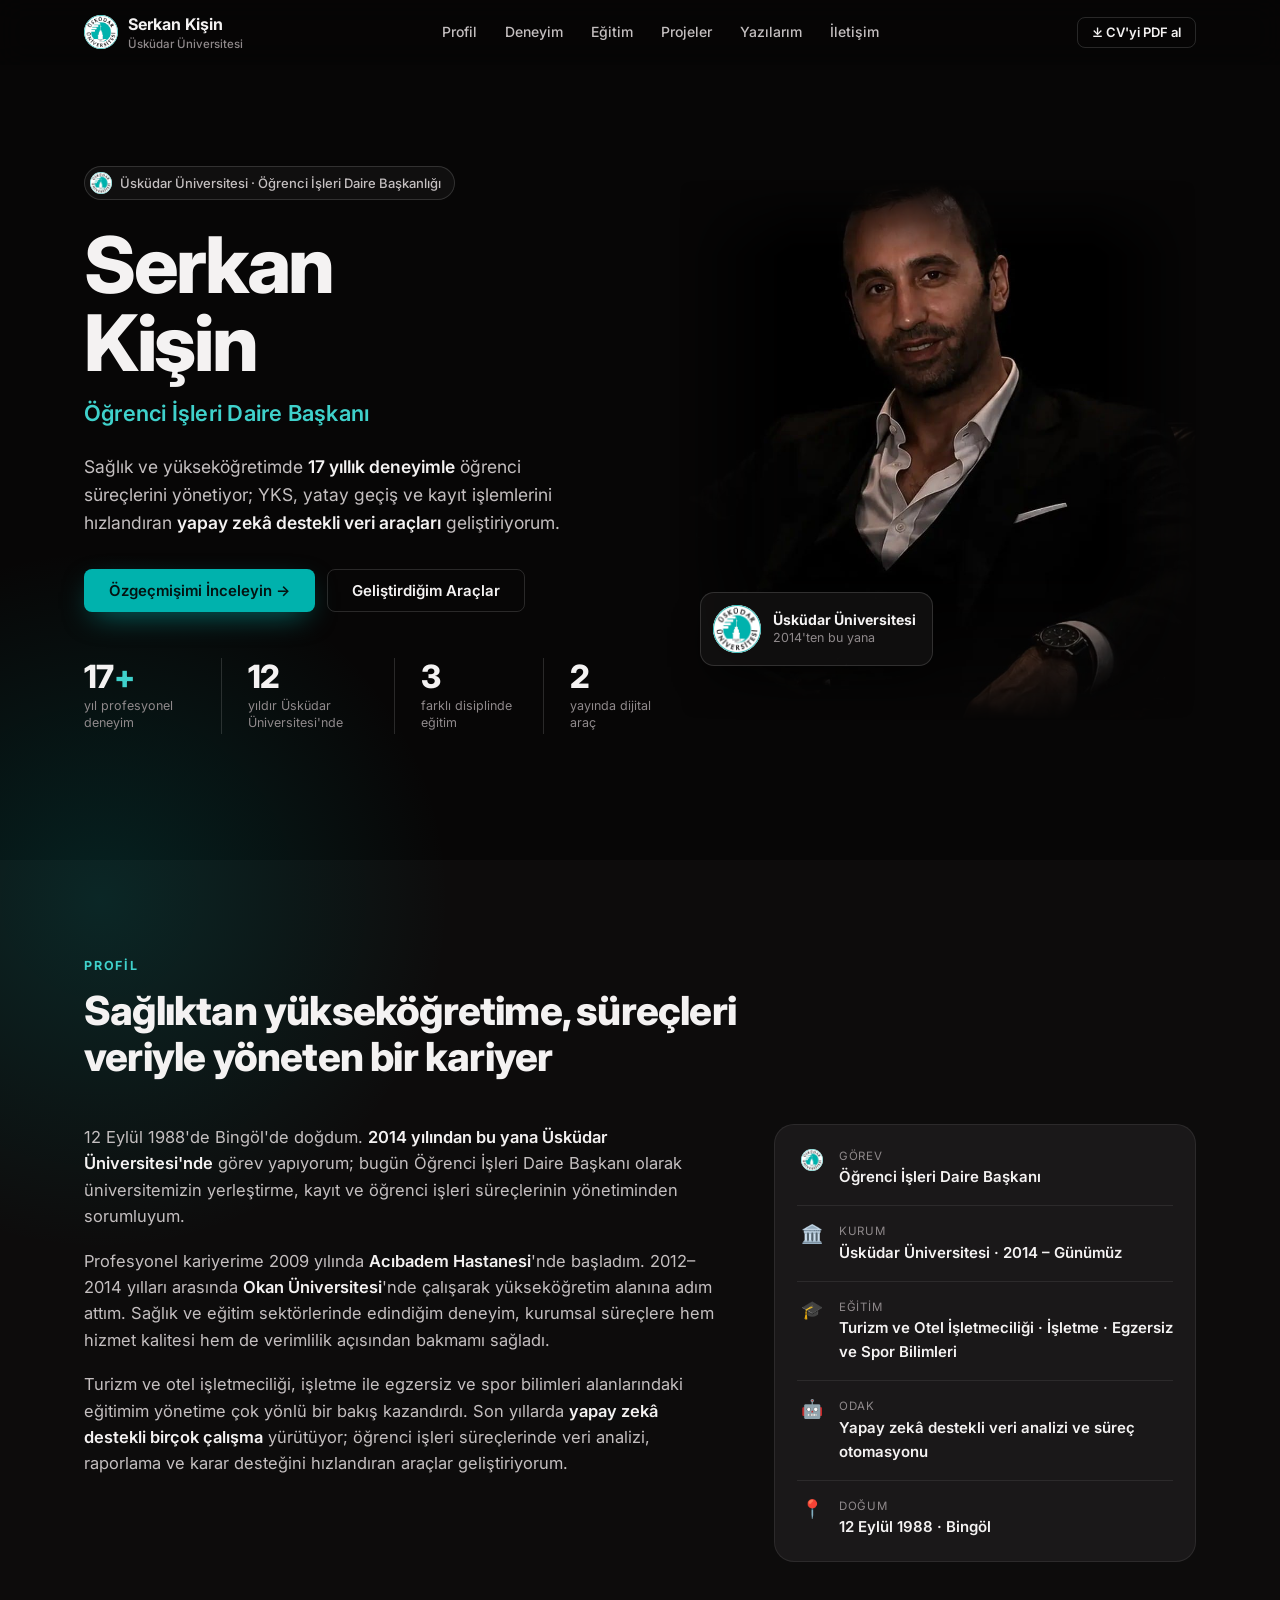
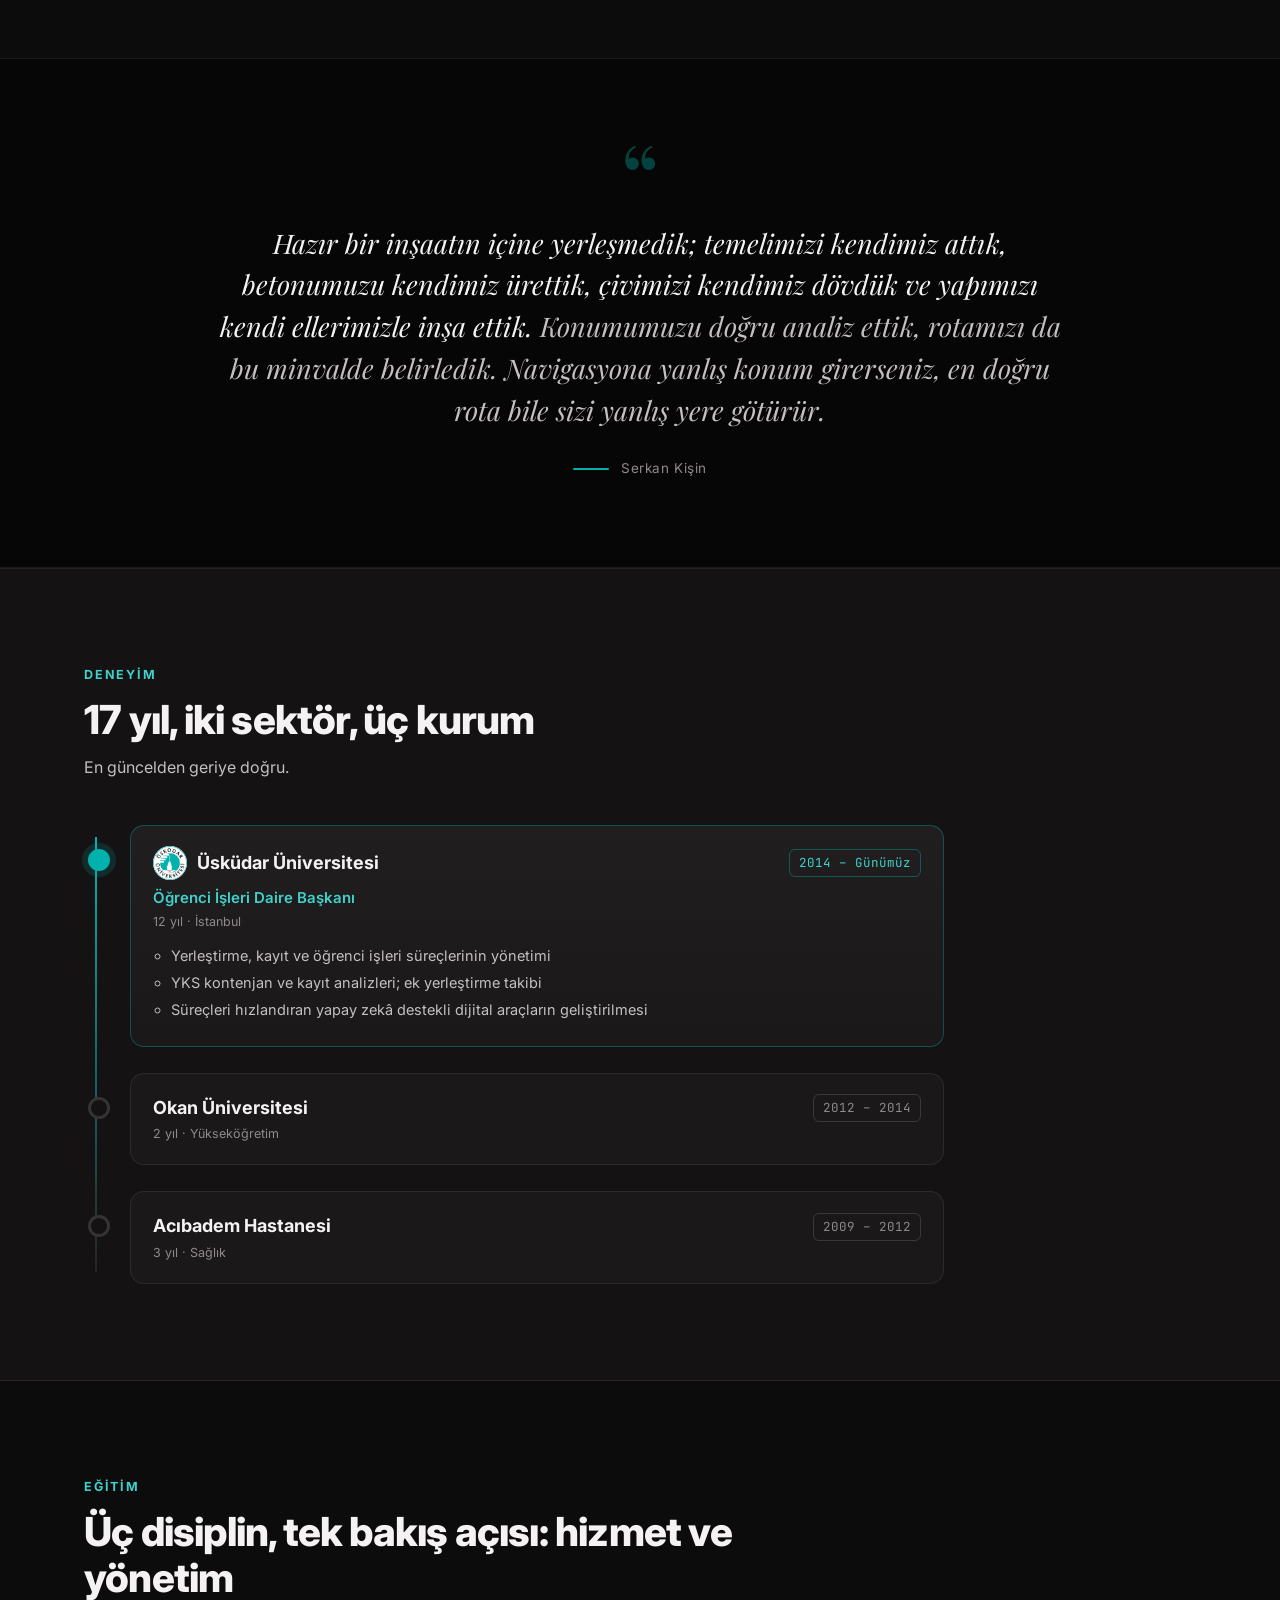
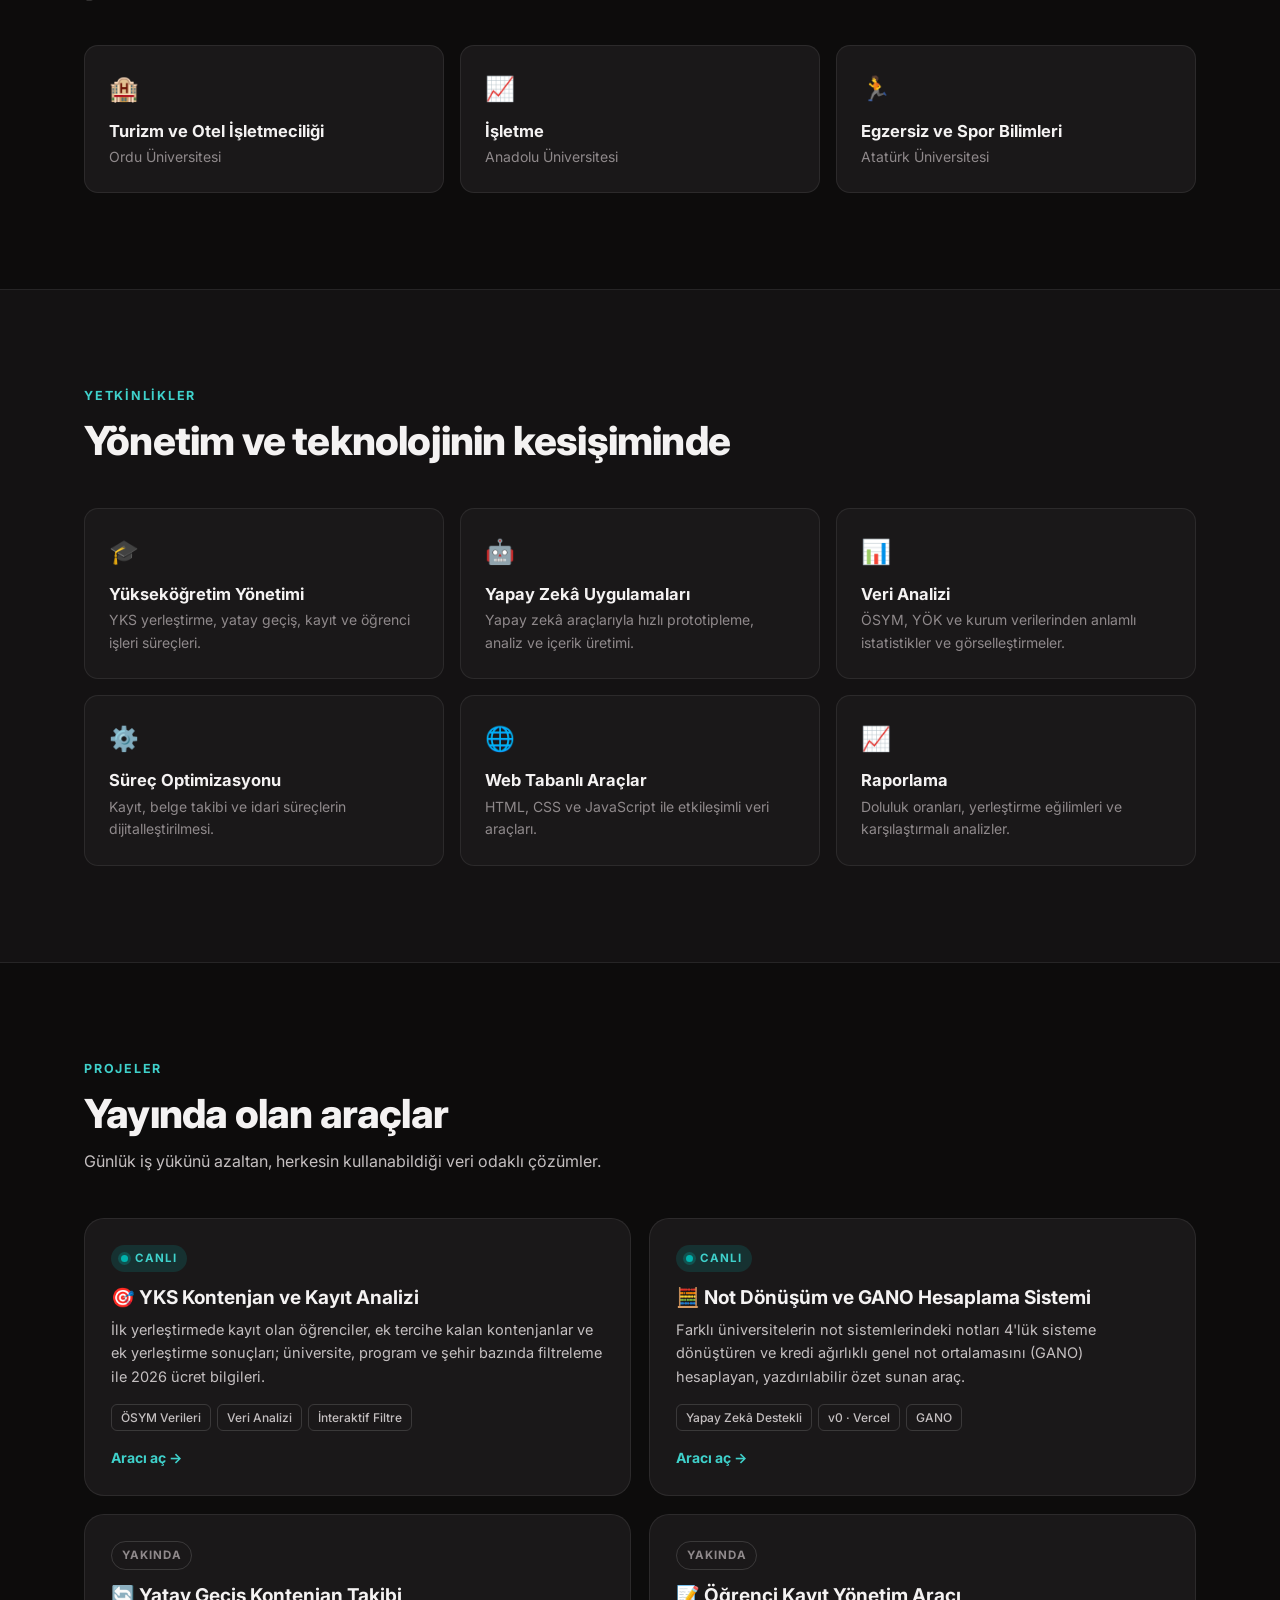
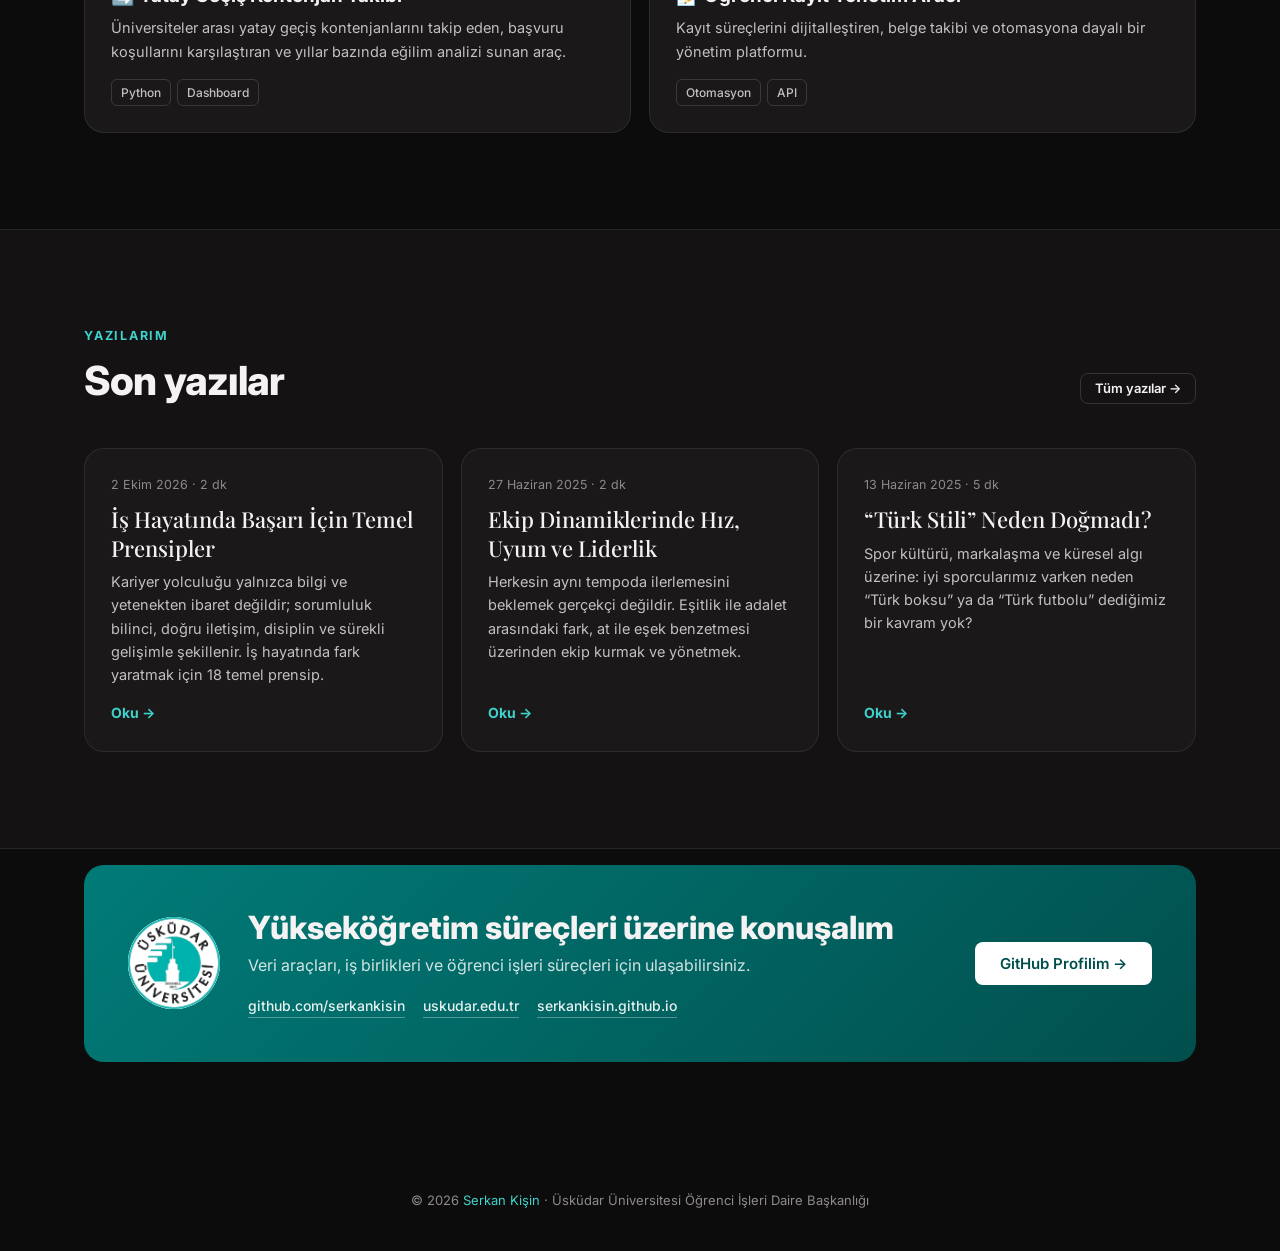
<file: index.html>
<!DOCTYPE html>
<html lang="tr">
<head>
  <meta charset="UTF-8">
  <meta name="viewport" content="width=device-width, initial-scale=1.0">
  <title>Serkan Kişin — Öğrenci İşleri Daire Başkanı · Üsküdar Üniversitesi</title>
  <meta name="description" content="Serkan Kişin — Üsküdar Üniversitesi Öğrenci İşleri Daire Başkanı. 17 yıllık sağlık ve yükseköğretim deneyimi; YKS, yatay geçiş ve kayıt süreçleri için yapay zekâ destekli veri araçları.">
  <meta name="author" content="Serkan Kişin">
  <meta name="keywords" content="Serkan Kişin, Üsküdar Üniversitesi, Öğrenci İşleri Daire Başkanı, YKS, Yatay Geçiş, Kontenjan Analizi, GANO, Yapay Zekâ">
  <meta property="og:title" content="Serkan Kişin — Öğrenci İşleri Daire Başkanı, Üsküdar Üniversitesi">
  <meta property="og:description" content="17 yıllık deneyim · Yükseköğretim süreçleri için yapay zekâ destekli veri araçları.">
  <meta property="og:type" content="profile">
  <meta property="og:url" content="https://serkankisin.github.io">
  <meta property="og:image" content="https://serkankisin.github.io/serkan-kisin.jpg">
  <meta name="theme-color" content="#0b0a0a">
  <link rel="icon" href="uskudar-logo.gif">
  <link rel="preload" as="image" href="serkan-kisin.jpg">
  <link rel="preconnect" href="https://fonts.googleapis.com">
  <link rel="preconnect" href="https://fonts.gstatic.com" crossorigin>
  <link href="https://fonts.googleapis.com/css2?family=Inter:wght@400;500;600;700;800&family=JetBrains+Mono:wght@500&family=Playfair+Display:ital,wght@0,500;1,400;1,500&display=swap" rel="stylesheet">
  <style>
    /* Üsküdar Üniversitesi kurumsal renkleri: turkuaz #00B2AD · koyu turkuaz #017B78 · antrasit #231F20.
       Koyu zemin, fotoğrafın siyah fonuyla kesintisiz birleşsin diye antrasitin derin tonundan türetildi. */
    :root {
      --black: #070606;
      --bg: #0d0c0c;
      --bg-2: #141213;
      --card: #1a1819;
      --card-2: #211e1f;
      --ink: #f4f2f2;
      --ink-2: #c4bfc0;
      --ink-3: #8f898b;
      --line: rgba(255,255,255,.08);
      --line-2: rgba(255,255,255,.14);
      --teal: #00b2ad;
      --teal-text: #3fd1cb;          /* koyu zeminde okunur turkuaz */
      --teal-dark: #017b78;
      --teal-glow: rgba(0,178,173,.16);
      --radius-sm: 8px;
      --radius-md: 14px;
      --radius-lg: 20px;
    }
    * { box-sizing: border-box; margin: 0; padding: 0; }
    html { scroll-behavior: smooth; scroll-padding-top: 76px; background: var(--bg); }
    body {
      font-family: 'Inter', -apple-system, BlinkMacSystemFont, 'Segoe UI', sans-serif;
      background: var(--bg);
      color: var(--ink);
      line-height: 1.6;
      -webkit-font-smoothing: antialiased;
      overflow-x: hidden;
    }
    a { color: inherit; }
    .container { max-width: 1160px; margin: 0 auto; padding: 0 24px; }
    section { position: relative; }

    /* ─── Navigation ─── */
    nav {
      position: fixed; inset: 0 0 auto 0; z-index: 100;
      background: rgba(7,6,6,.55);
      backdrop-filter: blur(14px) saturate(1.4);
      -webkit-backdrop-filter: blur(14px) saturate(1.4);
      border-bottom: 1px solid transparent;
      transition: background .25s, border-color .25s;
    }
    nav.scrolled { background: rgba(13,12,12,.9); border-color: var(--line); }
    .nav-inner { display: flex; align-items: center; justify-content: space-between; height: 64px; }
    .brand { display: flex; align-items: center; gap: 10px; text-decoration: none; font-weight: 700; font-size: 16px; }
    .brand small { display: block; font-size: 11.5px; font-weight: 500; color: var(--ink-3); line-height: 1.2; }
    .nav-links { display: flex; gap: 28px; list-style: none; }
    .nav-links a { text-decoration: none; font-size: 14px; font-weight: 500; color: var(--ink-2); transition: color .2s; }
    .nav-links a:hover { color: var(--teal-text); }

    .btn {
      display: inline-flex; align-items: center; gap: 8px;
      padding: 13px 24px; border-radius: var(--radius-sm);
      font: 600 15px/1 'Inter', sans-serif; text-decoration: none; cursor: pointer;
      border: 1.5px solid transparent; background: none; color: var(--ink);
      transition: transform .15s, box-shadow .2s, background .2s, border-color .2s, color .2s;
    }
    .btn:focus-visible { outline: 3px solid var(--teal); outline-offset: 2px; }
    /* Tek belirgin eylem */
    .btn-primary { background: var(--teal); color: #041312; box-shadow: 0 10px 30px -10px rgba(0,178,173,.7); }
    .btn-primary:hover { background: #19c7c1; transform: translateY(-1px); }
    .btn-ghost { border-color: var(--line-2); color: var(--ink); }
    .btn-ghost:hover { border-color: var(--teal); color: var(--teal-text); }
    .btn-sm { padding: 8px 14px; font-size: 13px; }

    .uni-mark { display: inline-flex; background: #fff; border-radius: 50%; flex-shrink: 0; }
    .uni-mark img { display: block; width: 100%; height: 100%; border-radius: 50%; }
    .uni-mark.xs { width: 22px; height: 22px; }
    .uni-mark.sm { width: 34px; height: 34px; }
    .uni-mark.md { width: 48px; height: 48px; }
    .uni-mark.lg { width: 92px; height: 92px; }

    /* ─── Hero: fotoğraf siyah fonla birleşir, metin solda (okuma yönü) ─── */
    .hero {
      background: var(--black);
      min-height: min(100vh, 860px);
      display: flex; align-items: center;
      padding: 96px 0 56px;
      overflow: hidden;
    }
    .hero::after { /* hafif turkuaz ışık: kurumsal renk, fotoğrafın sıcaklığını bozmadan */
      content: ''; position: absolute; width: 760px; height: 760px; left: -280px; bottom: -380px;
      background: radial-gradient(circle, var(--teal-glow), transparent 65%); pointer-events: none;
    }
    .hero-grid { position: relative; z-index: 1; display: grid; grid-template-columns: 1.05fr .95fr; gap: 24px; align-items: center; }
    .eyebrow {
      display: inline-flex; align-items: center; gap: 8px;
      padding: 5px 13px 5px 5px; border-radius: 100px;
      background: rgba(255,255,255,.04); border: 1px solid var(--line-2);
      font-size: 13px; font-weight: 500; color: var(--ink-2); margin-bottom: 26px;
    }
    .hero h1 { font-size: clamp(44px, 6.4vw, 78px); font-weight: 800; line-height: 1; letter-spacing: -.03em; margin-bottom: 14px; }
    .hero .role { font-size: clamp(18px, 2.2vw, 22px); font-weight: 600; color: var(--teal-text); margin-bottom: 22px; letter-spacing: .01em; }
    .hero .pitch { font-size: 17.5px; color: var(--ink-2); max-width: 520px; margin-bottom: 32px; }
    .hero .pitch strong { color: var(--ink); font-weight: 600; }
    .hero-actions { display: flex; flex-wrap: wrap; gap: 12px; }

    .proof { display: grid; grid-template-columns: repeat(4, auto); justify-content: start; gap: 0; margin-top: 46px; }
    .proof div { padding: 2px 26px 2px 0; margin-right: 26px; border-right: 1px solid var(--line-2); }
    .proof div:last-child { border-right: none; margin-right: 0; padding-right: 0; }
    .proof b { display: block; font-size: 32px; font-weight: 800; letter-spacing: -.02em; line-height: 1.05; }
    .proof b em { font-style: normal; color: var(--teal-text); }
    .proof span { font-size: 12.5px; color: var(--ink-3); line-height: 1.35; display: block; margin-top: 4px; max-width: 120px; }

    .portrait { position: relative; justify-self: end; width: 100%; max-width: 520px; aspect-ratio: 972 / 1017; }
    .portrait img.photo {
      width: 100%; height: 100%; object-fit: cover; display: block;
      /* kenarlar siyaha erir: çerçevesiz, sahnedeymiş gibi */
      -webkit-mask-image:
        linear-gradient(to right, transparent 0%, #000 22%, #000 80%, transparent 100%),
        linear-gradient(to bottom, transparent 0%, #000 14%, #000 70%, transparent 100%);
      -webkit-mask-composite: source-in;
              mask-image:
        linear-gradient(to right, transparent 0%, #000 22%, #000 80%, transparent 100%),
        linear-gradient(to bottom, transparent 0%, #000 14%, #000 70%, transparent 100%);
              mask-composite: intersect;
    }
    .portrait-badge {
      position: absolute; left: 4%; bottom: 10%;
      display: flex; align-items: center; gap: 12px;
      padding: 12px 16px 12px 12px; border-radius: var(--radius-md);
      background: rgba(20,18,19,.78); border: 1px solid var(--line-2);
      backdrop-filter: blur(10px); -webkit-backdrop-filter: blur(10px);
      box-shadow: 0 18px 40px -16px rgba(0,0,0,.8);
    }
    .portrait-badge b { display: block; font-size: 14px; font-weight: 700; line-height: 1.25; }
    .portrait-badge span { display: block; font-size: 12.5px; color: var(--ink-3); }

    /* ─── Sections ─── */
    .sec { padding: 96px 0; }
    .sec.alt { background: var(--bg-2); border-top: 1px solid var(--line); border-bottom: 1px solid var(--line); }
    .sec-head { max-width: 680px; margin-bottom: 44px; }
    .kicker { font-size: 12.5px; font-weight: 700; letter-spacing: .14em; text-transform: uppercase; color: var(--teal-text); margin-bottom: 12px; }
    .sec-head h2 { font-size: clamp(28px, 3.6vw, 40px); font-weight: 800; letter-spacing: -.02em; line-height: 1.15; margin-bottom: 12px; }
    .sec-head p { font-size: 16px; color: var(--ink-2); }

    /* Profil */
    .profile-grid { display: grid; grid-template-columns: 1.2fr .8fr; gap: 56px; align-items: start; }
    .profile-text p { font-size: 16.5px; color: var(--ink-2); margin-bottom: 18px; }
    .profile-text p strong { color: var(--ink); font-weight: 600; }
    .facts { list-style: none; display: grid; gap: 0; background: var(--card); border: 1px solid var(--line); border-radius: var(--radius-lg); padding: 6px 22px; }
    .facts li { display: grid; grid-template-columns: 30px 1fr; gap: 12px; padding: 16px 0; border-bottom: 1px solid var(--line); align-items: start; }
    .facts li:last-child { border-bottom: none; }
    .facts .ic { font-size: 18px; line-height: 1.3; text-align: center; }
    .facts .k { display: block; font-size: 11.5px; text-transform: uppercase; letter-spacing: .08em; color: var(--ink-3); }
    .facts .v { display: block; font-size: 15px; font-weight: 600; }

    /* Söz: dikkat çeker ama sırıtmaz — büyük, ince, düşük kontrastlı italik; tek turkuaz çizgi */
    .manifesto { padding: 88px 0; background: var(--black); border-top: 1px solid var(--line); border-bottom: 1px solid var(--line); }
    .manifesto figure { max-width: 860px; margin: 0 auto; text-align: center; position: relative; }
    .manifesto figure::before {
      content: '“'; display: block; font-family: 'Playfair Display', Georgia, serif; font-size: 96px; line-height: .6;
      color: var(--teal); opacity: .35; margin-bottom: 18px;
    }
    .manifesto blockquote {
      font-family: 'Playfair Display', Georgia, serif; font-style: italic; font-weight: 400;
      font-size: clamp(20px, 2.4vw, 27px); line-height: 1.55; color: var(--ink-2);
    }
    .manifesto blockquote .lead { color: var(--ink); }
    .manifesto figcaption { margin-top: 26px; display: inline-flex; align-items: center; gap: 12px; font-size: 13.5px; color: var(--ink-3); letter-spacing: .04em; }
    .manifesto figcaption::before { content: ''; width: 36px; height: 2px; background: var(--teal); border-radius: 2px; }

    /* Deneyim */
    .timeline { list-style: none; position: relative; max-width: 860px; }
    .timeline::before { content: ''; position: absolute; left: 11px; top: 12px; bottom: 12px; width: 2px; background: linear-gradient(var(--teal), var(--line)); }
    .timeline > li { position: relative; padding: 0 0 26px 46px; }
    .timeline > li:last-child { padding-bottom: 0; }
    .timeline > li::before { content: ''; position: absolute; left: 4px; top: 24px; width: 16px; height: 16px; border-radius: 50%; background: var(--bg-2); border: 3px solid var(--line-2); }
    .timeline > li.current::before { border-color: var(--teal); background: var(--teal); box-shadow: 0 0 0 6px var(--teal-glow); }
    .job { background: var(--card); border: 1px solid var(--line); border-radius: var(--radius-md); padding: 20px 22px; }
    .timeline > li.current .job { border-color: rgba(0,178,173,.35); background: linear-gradient(180deg, var(--card-2), var(--card)); }
    .job-top { display: flex; flex-wrap: wrap; align-items: center; justify-content: space-between; gap: 8px; }
    .job .org { display: flex; align-items: center; gap: 10px; font-size: 18px; font-weight: 700; }
    .period { font-family: 'JetBrains Mono', monospace; font-size: 12.5px; color: var(--ink-3); border: 1px solid var(--line-2); padding: 3px 9px; border-radius: 6px; }
    .current .period { color: var(--teal-text); border-color: rgba(0,178,173,.4); }
    .job .title { font-size: 15px; font-weight: 600; color: var(--teal-text); margin-top: 6px; }
    .dur { font-size: 12.5px; color: var(--ink-3); margin-top: 2px; }
    .job ul { margin: 12px 0 0 18px; color: var(--ink-2); font-size: 14.5px; }
    .job ul li { margin-bottom: 4px; }

    /* Eğitim · Yetkinlikler */
    .grid-3 { display: grid; grid-template-columns: repeat(3, 1fr); gap: 16px; }
    .tile { background: var(--card); border: 1px solid var(--line); border-radius: var(--radius-md); padding: 24px; transition: border-color .2s, transform .2s; }
    .tile:hover { border-color: rgba(0,178,173,.4); transform: translateY(-2px); }
    .tile .ic { font-size: 24px; margin-bottom: 12px; }
    .tile h4 { font-size: 16.5px; font-weight: 700; line-height: 1.3; }
    .tile p { font-size: 14px; color: var(--ink-3); margin-top: 4px; }

    /* Projeler */
    .projects-grid { display: grid; grid-template-columns: 1fr 1fr; gap: 18px; }
    .project { display: flex; flex-direction: column; background: var(--card); border: 1px solid var(--line); border-radius: var(--radius-lg); padding: 26px; text-decoration: none; color: inherit; transition: border-color .2s, transform .2s, box-shadow .2s; }
    a.project:hover { border-color: var(--teal); transform: translateY(-3px); box-shadow: 0 20px 40px -24px rgba(0,178,173,.6); }
    .status { align-self: flex-start; display: inline-flex; align-items: center; gap: 7px; font-size: 11.5px; font-weight: 700; letter-spacing: .08em; text-transform: uppercase; padding: 4px 10px; border-radius: 100px; margin-bottom: 14px; }
    .status.live { color: var(--teal-text); background: var(--teal-glow); }
    .status.live::before { content: ''; width: 7px; height: 7px; border-radius: 50%; background: var(--teal); box-shadow: 0 0 0 3px rgba(0,178,173,.25); }
    .status.soon { color: var(--ink-3); border: 1px solid var(--line-2); }
    .project h3 { font-size: 19px; font-weight: 700; line-height: 1.3; margin-bottom: 8px; }
    .project p { font-size: 14.5px; color: var(--ink-2); flex: 1; }
    .tech { display: flex; flex-wrap: wrap; gap: 6px; margin-top: 16px; }
    .tech span { font-size: 12px; font-weight: 500; padding: 3px 9px; border-radius: 6px; color: var(--ink-2); border: 1px solid var(--line-2); }
    .go { margin-top: 16px; font-size: 14px; font-weight: 700; color: var(--teal-text); }
    .project.muted { opacity: .6; }

    /* Son yazılar */
    .writing-grid { display: grid; grid-template-columns: repeat(3, 1fr); gap: 18px; }
    .writing { display: flex; flex-direction: column; background: var(--card); border: 1px solid var(--line); border-radius: var(--radius-lg); padding: 26px; text-decoration: none; transition: border-color .2s, transform .2s; }
    .writing:hover { border-color: var(--teal); transform: translateY(-3px); }
    .writing time { font-size: 12.5px; color: var(--ink-3); }
    .writing h3 { font-family: 'Playfair Display', Georgia, serif; font-weight: 500; font-size: 22px; line-height: 1.3; margin: 10px 0 8px; }
    .writing p { font-size: 14.5px; color: var(--ink-2); flex: 1; }
    @media (max-width: 960px) { .writing-grid { grid-template-columns: 1fr; } }

    /* Kapanış */
    .cta-band {
      position: relative; overflow: hidden;
      background: linear-gradient(135deg, var(--teal-dark), #014f4d);
      border-radius: var(--radius-lg); padding: 44px;
      display: grid; grid-template-columns: auto 1fr auto; gap: 28px; align-items: center;
    }
    .cta-band h2 { font-size: clamp(24px, 3vw, 32px); font-weight: 800; line-height: 1.2; }
    .cta-band p { color: rgba(255,255,255,.82); margin-top: 6px; }
    .cta-band .btn-primary { background: #fff; color: #014f4d; box-shadow: none; }
    .cta-band .btn-primary:hover { background: #e9fbfa; }
    .contact-links { display: flex; flex-wrap: wrap; gap: 18px; margin-top: 16px; }
    .contact-links a { color: #fff; font-size: 14px; font-weight: 500; text-decoration: none; opacity: .9; border-bottom: 1px solid rgba(255,255,255,.35); }
    .contact-links a:hover { opacity: 1; border-color: #fff; }

    footer { padding: 32px 0 40px; text-align: center; font-size: 13px; color: var(--ink-3); }
    footer a { color: var(--teal-text); text-decoration: none; }

    /* Reveal */
    .reveal { opacity: 0; transform: translateY(18px); transition: opacity .6s ease-out, transform .6s ease-out; }
    .reveal.visible { opacity: 1; transform: none; }
    .hero .fade { opacity: 0; animation: fadeUp .7s ease-out forwards; }
    .hero .fade.d1 { animation-delay: .08s; } .hero .fade.d2 { animation-delay: .16s; } .hero .fade.d3 { animation-delay: .24s; } .hero .fade.d4 { animation-delay: .32s; }
    .portrait { opacity: 0; animation: fadeIn 1.1s ease-out .1s forwards; }
    @keyframes fadeUp { from { opacity: 0; transform: translateY(14px); } to { opacity: 1; transform: none; } }
    @keyframes fadeIn { from { opacity: 0; } to { opacity: 1; } }
    @media (prefers-reduced-motion: reduce) {
      html { scroll-behavior: auto; }
      .reveal, .hero .fade, .portrait { opacity: 1; transform: none; transition: none; animation: none; }
    }

    /* Responsive */
    @media (max-width: 960px) {
      .hero { min-height: 0; padding: 76px 0 48px; }
      .hero-grid { grid-template-columns: 1fr; gap: 8px; }
      .portrait { order: -1; justify-self: center; max-width: 420px; margin-bottom: -40px; }
      .portrait-badge { display: none; }
      .proof { grid-template-columns: repeat(2, auto); row-gap: 18px; }
      .proof div:nth-child(2) { border-right: none; margin-right: 0; }
      .profile-grid { grid-template-columns: 1fr; gap: 32px; }
      .grid-3 { grid-template-columns: 1fr 1fr; }
      .projects-grid { grid-template-columns: 1fr; }
      .cta-band { grid-template-columns: 1fr; padding: 32px; }
      .cta-band .uni-mark { display: none; }
      .nav-links { display: none; }
    }
    @media (max-width: 560px) {
      .grid-3 { grid-template-columns: 1fr; }
      .brand small { display: none; }
      .sec { padding: 72px 0; }
    }

    /* Yazdır / PDF: beyaz zeminli, mürekkep dostu CV */
    @media print {
      @page { size: A4; margin: 14mm; }
      :root { --bg: #fff; --bg-2: #fff; --black: #fff; --card: #fff; --card-2: #fff; --ink: #231f20; --ink-2: #3d393a; --ink-3: #6f6a6b; --line: #ddd; --line-2: #ccc; --teal-text: #017b78; }
      html, body { background: #fff; }
      nav, .hero-actions, .btn, .go, .portrait-badge, .hero::after { display: none !important; }
      .reveal, .hero .fade, .portrait { opacity: 1 !important; transform: none !important; animation: none !important; }
      .hero { min-height: 0; padding: 0 0 10px; }
      .hero-grid { grid-template-columns: 1fr 180px; }
      .portrait { max-width: 180px; }
      .portrait img.photo { -webkit-mask-image: none; mask-image: none; border-radius: 12px; }
      .sec, .manifesto { padding: 14px 0; }
      .sec-head { margin-bottom: 10px; }
      .sec-head p { display: none; }
      .manifesto blockquote { font-size: 13pt; }
      .job, .tile, .project, .facts { break-inside: avoid; }
      .cta-band { background: none; color: var(--ink); border: 1px solid var(--line); padding: 14px; }
      .cta-band p, .contact-links a { color: var(--ink); }
      .contact-links a::after { content: ' (' attr(href) ')'; font-size: 9pt; color: var(--ink-3); }
    }
  </style>
</head>
<body>

<nav id="nav">
  <div class="container nav-inner">
    <a href="#" class="brand">
      <span class="uni-mark sm"><img src="uskudar-logo.gif" alt=""></span>
      <span>Serkan Kişin<small>Üsküdar Üniversitesi</small></span>
    </a>
    <ul class="nav-links">
      <li><a href="#profil">Profil</a></li>
      <li><a href="#deneyim">Deneyim</a></li>
      <li><a href="#egitim">Eğitim</a></li>
      <li><a href="#projeler">Projeler</a></li>
      <li><a href="yazilar/">Yazılarım</a></li>
      <li><a href="#iletisim">İletişim</a></li>
    </ul>
    <button type="button" class="btn btn-ghost btn-sm" onclick="window.print()">⤓ CV'yi PDF al</button>
  </div>
</nav>

<!-- ─── Hero ─── -->
<header class="hero" id="anasayfa">
  <div class="container hero-grid">
    <div>
      <div class="eyebrow fade"><span class="uni-mark xs"><img src="uskudar-logo.gif" alt=""></span> Üsküdar Üniversitesi · Öğrenci İşleri Daire Başkanlığı</div>
      <h1 class="fade d1">Serkan<br>Kişin</h1>
      <div class="role fade d2">Öğrenci İşleri Daire Başkanı</div>
      <p class="pitch fade d2">
        Sağlık ve yükseköğretimde <strong>17 yıllık deneyimle</strong> öğrenci süreçlerini yönetiyor; YKS, yatay geçiş ve kayıt işlemlerini hızlandıran <strong>yapay zekâ destekli veri araçları</strong> geliştiriyorum.
      </p>
      <div class="hero-actions fade d3">
        <a href="#deneyim" class="btn btn-primary">Özgeçmişimi İnceleyin →</a>
        <a href="#projeler" class="btn btn-ghost">Geliştirdiğim Araçlar</a>
      </div>
      <div class="proof fade d4">
        <div><b>17<em>+</em></b><span>yıl profesyonel deneyim</span></div>
        <div><b>12</b><span>yıldır Üsküdar Üniversitesi'nde</span></div>
        <div><b>3</b><span>farklı disiplinde eğitim</span></div>
        <div><b>2</b><span>yayında dijital araç</span></div>
      </div>
    </div>
    <div class="portrait">
      <img class="photo" src="serkan-kisin.jpg" alt="Serkan Kişin" width="972" height="1017" fetchpriority="high" onerror="this.onerror=null;this.src='portre-yer-tutucu.svg'">
      <div class="portrait-badge">
        <span class="uni-mark md"><img src="uskudar-logo.gif" alt="Üsküdar Üniversitesi logosu"></span>
        <div><b>Üsküdar Üniversitesi</b><span>2014'ten bu yana</span></div>
      </div>
    </div>
  </div>
</header>

<!-- ─── Profil ─── -->
<section class="sec" id="profil">
  <div class="container">
    <div class="sec-head reveal">
      <div class="kicker">Profil</div>
      <h2>Sağlıktan yükseköğretime, süreçleri veriyle yöneten bir kariyer</h2>
    </div>
    <div class="profile-grid">
      <div class="profile-text reveal">
        <p>
          12 Eylül 1988'de Bingöl'de doğdum. <strong>2014 yılından bu yana Üsküdar Üniversitesi'nde</strong> görev yapıyorum; bugün Öğrenci İşleri Daire Başkanı olarak üniversitemizin yerleştirme, kayıt ve öğrenci işleri süreçlerinin yönetiminden sorumluyum.
        </p>
        <p>
          Profesyonel kariyerime 2009 yılında <strong>Acıbadem Hastanesi</strong>'nde başladım. 2012–2014 yılları arasında <strong>Okan Üniversitesi</strong>'nde çalışarak yükseköğretim alanına adım attım. Sağlık ve eğitim sektörlerinde edindiğim deneyim, kurumsal süreçlere hem hizmet kalitesi hem de verimlilik açısından bakmamı sağladı.
        </p>
        <p>
          Turizm ve otel işletmeciliği, işletme ile egzersiz ve spor bilimleri alanlarındaki eğitimim yönetime çok yönlü bir bakış kazandırdı. Son yıllarda <strong>yapay zekâ destekli birçok çalışma</strong> yürütüyor; öğrenci işleri süreçlerinde veri analizi, raporlama ve karar desteğini hızlandıran araçlar geliştiriyorum.
        </p>
      </div>
      <ul class="facts reveal">
        <li><span class="ic"><span class="uni-mark xs" style="vertical-align:middle"><img src="uskudar-logo.gif" alt=""></span></span><div><span class="k">Görev</span><span class="v">Öğrenci İşleri Daire Başkanı</span></div></li>
        <li><span class="ic">🏛️</span><div><span class="k">Kurum</span><span class="v">Üsküdar Üniversitesi · 2014 – Günümüz</span></div></li>
        <li><span class="ic">🎓</span><div><span class="k">Eğitim</span><span class="v">Turizm ve Otel İşletmeciliği · İşletme · Egzersiz ve Spor Bilimleri</span></div></li>
        <li><span class="ic">🤖</span><div><span class="k">Odak</span><span class="v">Yapay zekâ destekli veri analizi ve süreç otomasyonu</span></div></li>
        <li><span class="ic">📍</span><div><span class="k">Doğum</span><span class="v">12 Eylül 1988 · Bingöl</span></div></li>
      </ul>
    </div>
  </div>
</section>

<!-- ─── Söz ─── -->
<section class="manifesto" aria-label="Söz">
  <div class="container">
    <figure class="reveal">
      <blockquote>
        <span class="lead">Hazır bir inşaatın içine yerleşmedik; temelimizi kendimiz attık, betonumuzu kendimiz ürettik, çivimizi kendimiz dövdük ve yapımızı kendi ellerimizle inşa ettik.</span>
        Konumumuzu doğru analiz ettik, rotamızı da bu minvalde belirledik. Navigasyona yanlış konum girerseniz, en doğru rota bile sizi yanlış yere götürür.
      </blockquote>
      <figcaption>Serkan Kişin</figcaption>
    </figure>
  </div>
</section>

<!-- ─── Deneyim ─── -->
<section class="sec alt" id="deneyim">
  <div class="container">
    <div class="sec-head reveal">
      <div class="kicker">Deneyim</div>
      <h2>17 yıl, iki sektör, üç kurum</h2>
      <p>En güncelden geriye doğru.</p>
    </div>
    <ol class="timeline">
      <li class="current reveal">
        <div class="job">
          <div class="job-top">
            <div class="org"><span class="uni-mark sm"><img src="uskudar-logo.gif" alt=""></span>Üsküdar Üniversitesi</div>
            <span class="period">2014 – Günümüz</span>
          </div>
          <div class="title">Öğrenci İşleri Daire Başkanı</div>
          <div class="dur">12 yıl · İstanbul</div>
          <ul>
            <li>Yerleştirme, kayıt ve öğrenci işleri süreçlerinin yönetimi</li>
            <li>YKS kontenjan ve kayıt analizleri; ek yerleştirme takibi</li>
            <li>Süreçleri hızlandıran yapay zekâ destekli dijital araçların geliştirilmesi</li>
          </ul>
        </div>
      </li>
      <li class="reveal">
        <div class="job">
          <div class="job-top">
            <div class="org">Okan Üniversitesi</div>
            <span class="period">2012 – 2014</span>
          </div>
          <div class="dur">2 yıl · Yükseköğretim</div>
        </div>
      </li>
      <li class="reveal">
        <div class="job">
          <div class="job-top">
            <div class="org">Acıbadem Hastanesi</div>
            <span class="period">2009 – 2012</span>
          </div>
          <div class="dur">3 yıl · Sağlık</div>
        </div>
      </li>
    </ol>
  </div>
</section>

<!-- ─── Eğitim ─── -->
<section class="sec" id="egitim">
  <div class="container">
    <div class="sec-head reveal">
      <div class="kicker">Eğitim</div>
      <h2>Üç disiplin, tek bakış açısı: hizmet ve yönetim</h2>
    </div>
    <div class="grid-3">
      <div class="tile reveal"><div class="ic">🏨</div><h4>Turizm ve Otel İşletmeciliği</h4><p>Ordu Üniversitesi</p></div>
      <div class="tile reveal"><div class="ic">📈</div><h4>İşletme</h4><p>Anadolu Üniversitesi</p></div>
      <div class="tile reveal"><div class="ic">🏃</div><h4>Egzersiz ve Spor Bilimleri</h4><p>Atatürk Üniversitesi</p></div>
    </div>
  </div>
</section>

<!-- ─── Yetkinlikler ─── -->
<section class="sec alt" id="yetkinlikler">
  <div class="container">
    <div class="sec-head reveal">
      <div class="kicker">Yetkinlikler</div>
      <h2>Yönetim ve teknolojinin kesişiminde</h2>
    </div>
    <div class="grid-3">
      <div class="tile reveal"><div class="ic">🎓</div><h4>Yükseköğretim Yönetimi</h4><p>YKS yerleştirme, yatay geçiş, kayıt ve öğrenci işleri süreçleri.</p></div>
      <div class="tile reveal"><div class="ic">🤖</div><h4>Yapay Zekâ Uygulamaları</h4><p>Yapay zekâ araçlarıyla hızlı prototipleme, analiz ve içerik üretimi.</p></div>
      <div class="tile reveal"><div class="ic">📊</div><h4>Veri Analizi</h4><p>ÖSYM, YÖK ve kurum verilerinden anlamlı istatistikler ve görselleştirmeler.</p></div>
      <div class="tile reveal"><div class="ic">⚙️</div><h4>Süreç Optimizasyonu</h4><p>Kayıt, belge takibi ve idari süreçlerin dijitalleştirilmesi.</p></div>
      <div class="tile reveal"><div class="ic">🌐</div><h4>Web Tabanlı Araçlar</h4><p>HTML, CSS ve JavaScript ile etkileşimli veri araçları.</p></div>
      <div class="tile reveal"><div class="ic">📈</div><h4>Raporlama</h4><p>Doluluk oranları, yerleştirme eğilimleri ve karşılaştırmalı analizler.</p></div>
    </div>
  </div>
</section>

<!-- ─── Projeler ─── -->
<section class="sec" id="projeler">
  <div class="container">
    <div class="sec-head reveal">
      <div class="kicker">Projeler</div>
      <h2>Yayında olan araçlar</h2>
      <p>Günlük iş yükünü azaltan, herkesin kullanabildiği veri odaklı çözümler.</p>
    </div>
    <div class="projects-grid">
      <a href="https://serkankisin.github.io/yks-kontenjan-analiz" class="project reveal" target="_blank" rel="noopener">
        <span class="status live">Canlı</span>
        <h3>🎯 YKS Kontenjan ve Kayıt Analizi</h3>
        <p>İlk yerleştirmede kayıt olan öğrenciler, ek tercihe kalan kontenjanlar ve ek yerleştirme sonuçları; üniversite, program ve şehir bazında filtreleme ile 2026 ücret bilgileri.</p>
        <div class="tech"><span>ÖSYM Verileri</span><span>Veri Analizi</span><span>İnteraktif Filtre</span></div>
        <span class="go">Aracı aç →</span>
      </a>
      <a href="https://v0-turkish-text-translation-omega.vercel.app/" class="project reveal" target="_blank" rel="noopener">
        <span class="status live">Canlı</span>
        <h3>🧮 Not Dönüşüm ve GANO Hesaplama Sistemi</h3>
        <p>Farklı üniversitelerin not sistemlerindeki notları 4'lük sisteme dönüştüren ve kredi ağırlıklı genel not ortalamasını (GANO) hesaplayan, yazdırılabilir özet sunan araç.</p>
        <div class="tech"><span>Yapay Zekâ Destekli</span><span>v0 · Vercel</span><span>GANO</span></div>
        <span class="go">Aracı aç →</span>
      </a>
      <div class="project muted reveal">
        <span class="status soon">Yakında</span>
        <h3>🔄 Yatay Geçiş Kontenjan Takibi</h3>
        <p>Üniversiteler arası yatay geçiş kontenjanlarını takip eden, başvuru koşullarını karşılaştıran ve yıllar bazında eğilim analizi sunan araç.</p>
        <div class="tech"><span>Python</span><span>Dashboard</span></div>
      </div>
      <div class="project muted reveal">
        <span class="status soon">Yakında</span>
        <h3>📝 Öğrenci Kayıt Yönetim Aracı</h3>
        <p>Kayıt süreçlerini dijitalleştiren, belge takibi ve otomasyona dayalı bir yönetim platformu.</p>
        <div class="tech"><span>Otomasyon</span><span>API</span></div>
      </div>
    </div>
  </div>
</section>

<!-- ─── Son yazılar (yazı yoksa gizli) ─── -->
<section class="sec alt" id="yazilar" hidden>
  <div class="container">
    <div class="sec-head reveal" style="display:flex;justify-content:space-between;align-items:end;gap:20px;max-width:none;flex-wrap:wrap;">
      <div>
        <div class="kicker">Yazılarım</div>
        <h2 style="margin:0">Son yazılar</h2>
      </div>
      <a href="yazilar/" class="btn btn-ghost btn-sm">Tüm yazılar →</a>
    </div>
    <div class="writing-grid" id="writing-grid"></div>
  </div>
</section>

<!-- ─── İletişim ─── -->
<section class="sec" id="iletisim" style="padding-top:16px;">
  <div class="container">
    <div class="cta-band reveal">
      <span class="uni-mark lg"><img src="uskudar-logo.gif" alt="Üsküdar Üniversitesi logosu"></span>
      <div>
        <h2>Yükseköğretim süreçleri üzerine konuşalım</h2>
        <p>Veri araçları, iş birlikleri ve öğrenci işleri süreçleri için ulaşabilirsiniz.</p>
        <div class="contact-links">
          <a href="https://github.com/serkankisin" target="_blank" rel="noopener">github.com/serkankisin</a>
          <a href="https://uskudar.edu.tr" target="_blank" rel="noopener">uskudar.edu.tr</a>
          <a href="https://serkankisin.github.io" target="_blank" rel="noopener">serkankisin.github.io</a>
        </div>
      </div>
      <a href="https://github.com/serkankisin" class="btn btn-primary" target="_blank" rel="noopener">GitHub Profilim →</a>
    </div>
  </div>
</section>

<footer>
  <div class="container">© 2026 <a href="https://github.com/serkankisin">Serkan Kişin</a> · Üsküdar Üniversitesi Öğrenci İşleri Daire Başkanlığı</div>
</footer>

<script>
const io = new IntersectionObserver((entries) => {
  entries.forEach(e => { if (e.isIntersecting) { e.target.classList.add('visible'); io.unobserve(e.target); } });
}, { threshold: 0.1, rootMargin: '0px 0px -40px 0px' });
document.querySelectorAll('.reveal').forEach(el => io.observe(el));

const nav = document.getElementById('nav');
const onScroll = () => nav.classList.toggle('scrolled', window.scrollY > 10);
window.addEventListener('scroll', onScroll, { passive: true });
onScroll();

window.addEventListener('beforeprint', () => document.querySelectorAll('.reveal').forEach(el => el.classList.add('visible')));

// Son yazılar: yazilar/yazilar.json'daki en yeni 3 yazı
(() => {
  const AYLAR = ['Ocak','Şubat','Mart','Nisan','Mayıs','Haziran','Temmuz','Ağustos','Eylül','Ekim','Kasım','Aralık'];
  const tarih = (s) => { const [y, m, d] = s.split('-').map(Number); return `${d} ${AYLAR[m - 1]} ${y}`; };
  const esc = (s) => String(s ?? '').replace(/[&<>"']/g, (c) => ({ '&': '&amp;', '<': '&lt;', '>': '&gt;', '"': '&quot;', "'": '&#39;' }[c]));
  fetch('yazilar/yazilar.json', { cache: 'no-cache' }).then((r) => r.json()).catch(() => []).then((list) => {
    list = (list || []).filter((p) => !p.taslak).sort((a, b) => b.tarih.localeCompare(a.tarih)).slice(0, 3);
    if (!list.length) return;
    document.getElementById('writing-grid').innerHTML = list.map((p) => `
      <a class="writing" href="yazilar/${esc(p.slug)}.html">
        <time datetime="${esc(p.tarih)}">${tarih(p.tarih)} · ${p.dakika} dk</time>
        <h3>${esc(p.baslik)}</h3>
        <p>${esc(p.ozet)}</p>
        <span class="go">Oku →</span>
      </a>`).join('');
    document.getElementById('yazilar').hidden = false;
  });
})();
</script>
</body>
</html>
</file>
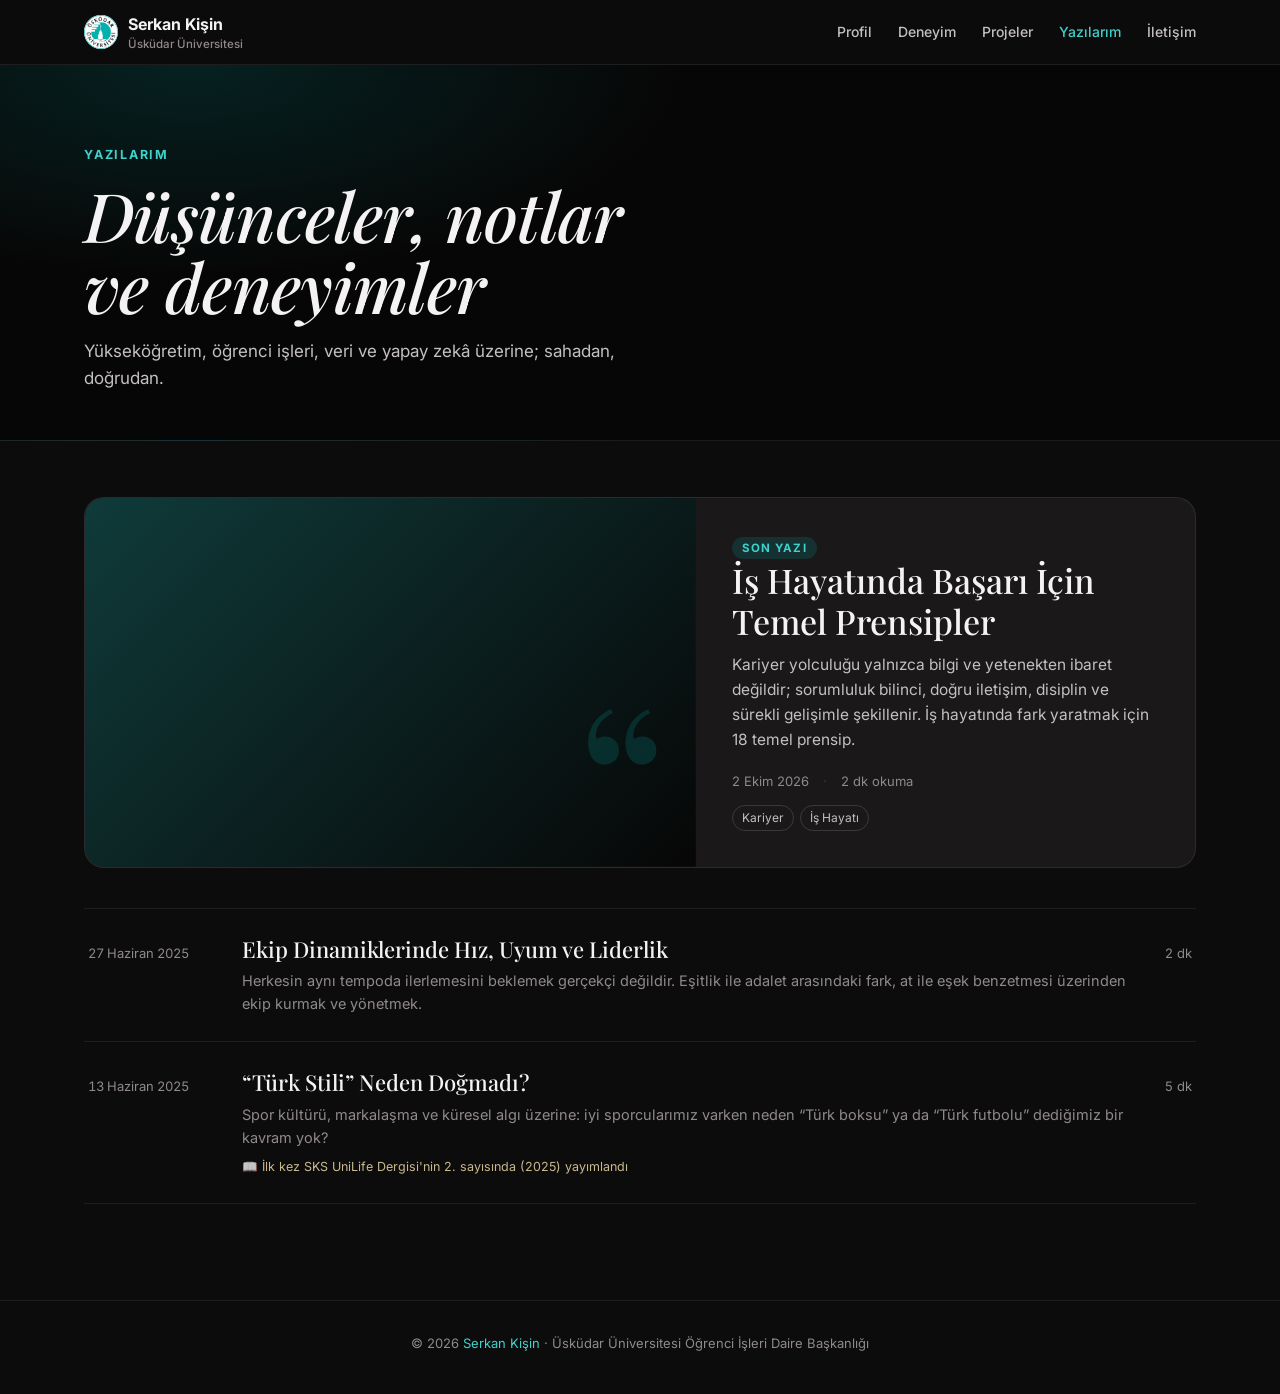
<file: yazilar/index.html>
<!DOCTYPE html>
<html lang="tr">
<head>
  <meta charset="UTF-8">
  <meta name="viewport" content="width=device-width, initial-scale=1.0">
  <title>Yazılarım — Serkan Kişin</title>
  <meta name="description" content="Serkan Kişin'in yükseköğretim, öğrenci işleri, veri ve yapay zekâ üzerine yazıları.">
  <meta property="og:title" content="Yazılarım — Serkan Kişin">
  <meta property="og:type" content="website">
  <meta property="og:url" content="https://serkankisin.github.io/yazilar/">
  <meta name="theme-color" content="#0b0a0a">
  <link rel="icon" href="../uskudar-logo.gif">
  <link rel="preconnect" href="https://fonts.googleapis.com">
  <link rel="preconnect" href="https://fonts.gstatic.com" crossorigin>
  <link href="https://fonts.googleapis.com/css2?family=Inter:wght@400;500;600;700&family=Playfair+Display:ital,wght@0,500;1,500&display=swap" rel="stylesheet">
  <link rel="stylesheet" href="yazilar.css">
</head>
<body>

<nav>
  <div class="container nav-inner">
    <a href="../" class="brand">
      <span class="uni-mark sm"><img src="../uskudar-logo.gif" alt=""></span>
      <span>Serkan Kişin<small>Üsküdar Üniversitesi</small></span>
    </a>
    <ul class="nav-links">
      <li><a href="../#profil">Profil</a></li>
      <li><a href="../#deneyim">Deneyim</a></li>
      <li><a href="../#projeler">Projeler</a></li>
      <li><a href="./" aria-current="page">Yazılarım</a></li>
      <li><a href="../#iletisim">İletişim</a></li>
    </ul>
  </div>
</nav>

<header class="blog-hero">
  <div class="container">
    <div class="kicker">Yazılarım</div>
    <h1>Düşünceler, notlar<br>ve deneyimler</h1>
    <p>Yükseköğretim, öğrenci işleri, veri ve yapay zekâ üzerine; sahadan, doğrudan.</p>
  </div>
</header>

<main class="posts">
  <div class="container" id="posts">
    <div class="empty" id="empty" hidden>
      <div class="q">“</div>
      <h2>İlk yazı çok yakında</h2>
      <p>Yeni yazılar yayımlandıkça burada yer alacak.</p>
    </div>
  </div>
</main>

<footer>
  <div class="container">© 2026 <a href="../">Serkan Kişin</a> · Üsküdar Üniversitesi Öğrenci İşleri Daire Başkanlığı</div>
</footer>

<script>
const AYLAR = ['Ocak','Şubat','Mart','Nisan','Mayıs','Haziran','Temmuz','Ağustos','Eylül','Ekim','Kasım','Aralık'];
const tarih = (s) => { const [y, m, d] = s.split('-').map(Number); return `${d} ${AYLAR[m - 1]} ${y}`; };
const esc = (s) => String(s ?? '').replace(/[&<>"']/g, (c) => ({ '&': '&amp;', '<': '&lt;', '>': '&gt;', '"': '&quot;', "'": '&#39;' }[c]));

fetch('yazilar.json', { cache: 'no-cache' }).then((r) => r.json()).catch(() => []).then((list) => {
  const box = document.getElementById('posts');
  list = (list || []).filter((p) => !p.taslak).sort((a, b) => b.tarih.localeCompare(a.tarih));
  if (!list.length) { document.getElementById('empty').hidden = false; return; }

  const [first, ...rest] = list;
  const meta = (p) => `<div class="meta"><span>${tarih(p.tarih)}</span><span>${p.dakika} dk okuma</span></div>`;
  const tags = (p) => (p.etiketler || []).length ? `<div class="tags" style="margin-top:14px">${p.etiketler.map((t) => `<span class="tag">${esc(t)}</span>`).join('')}</div>` : '';

  let html = `
    <a class="featured" href="${esc(first.slug)}.html">
      <div class="cover${first.kapak ? ' has-img' : ''}"${first.kapak ? ` style="background-image:url('${esc(first.kapak)}')"` : ''}></div>
      <div class="body">
        <div><span class="label">Son yazı</span>${first.yayinAd ? '<span class="label mag">📖 Dergide yayımlandı</span>' : ''}</div>
        <h2>${esc(first.baslik)}</h2>
        <p>${esc(first.ozet)}</p>
        ${meta(first)}${tags(first)}
      </div>
    </a>`;
  if (rest.length) {
    html += `<ul class="post-list">${rest.map((p) => `
      <li><a href="${esc(p.slug)}.html">
        <time datetime="${esc(p.tarih)}">${tarih(p.tarih)}</time>
        <div><h3>${esc(p.baslik)}</h3><p>${esc(p.ozet)}</p>${p.yayinAd ? `<p class="mag-note">📖 İlk kez ${esc(p.yayinAd)} yayımlandı</p>` : ''}</div>
        <span class="rt">${p.dakika} dk</span>
      </a></li>`).join('')}</ul>`;
  }
  box.innerHTML = html;
});
</script>
</body>
</html>
</file>
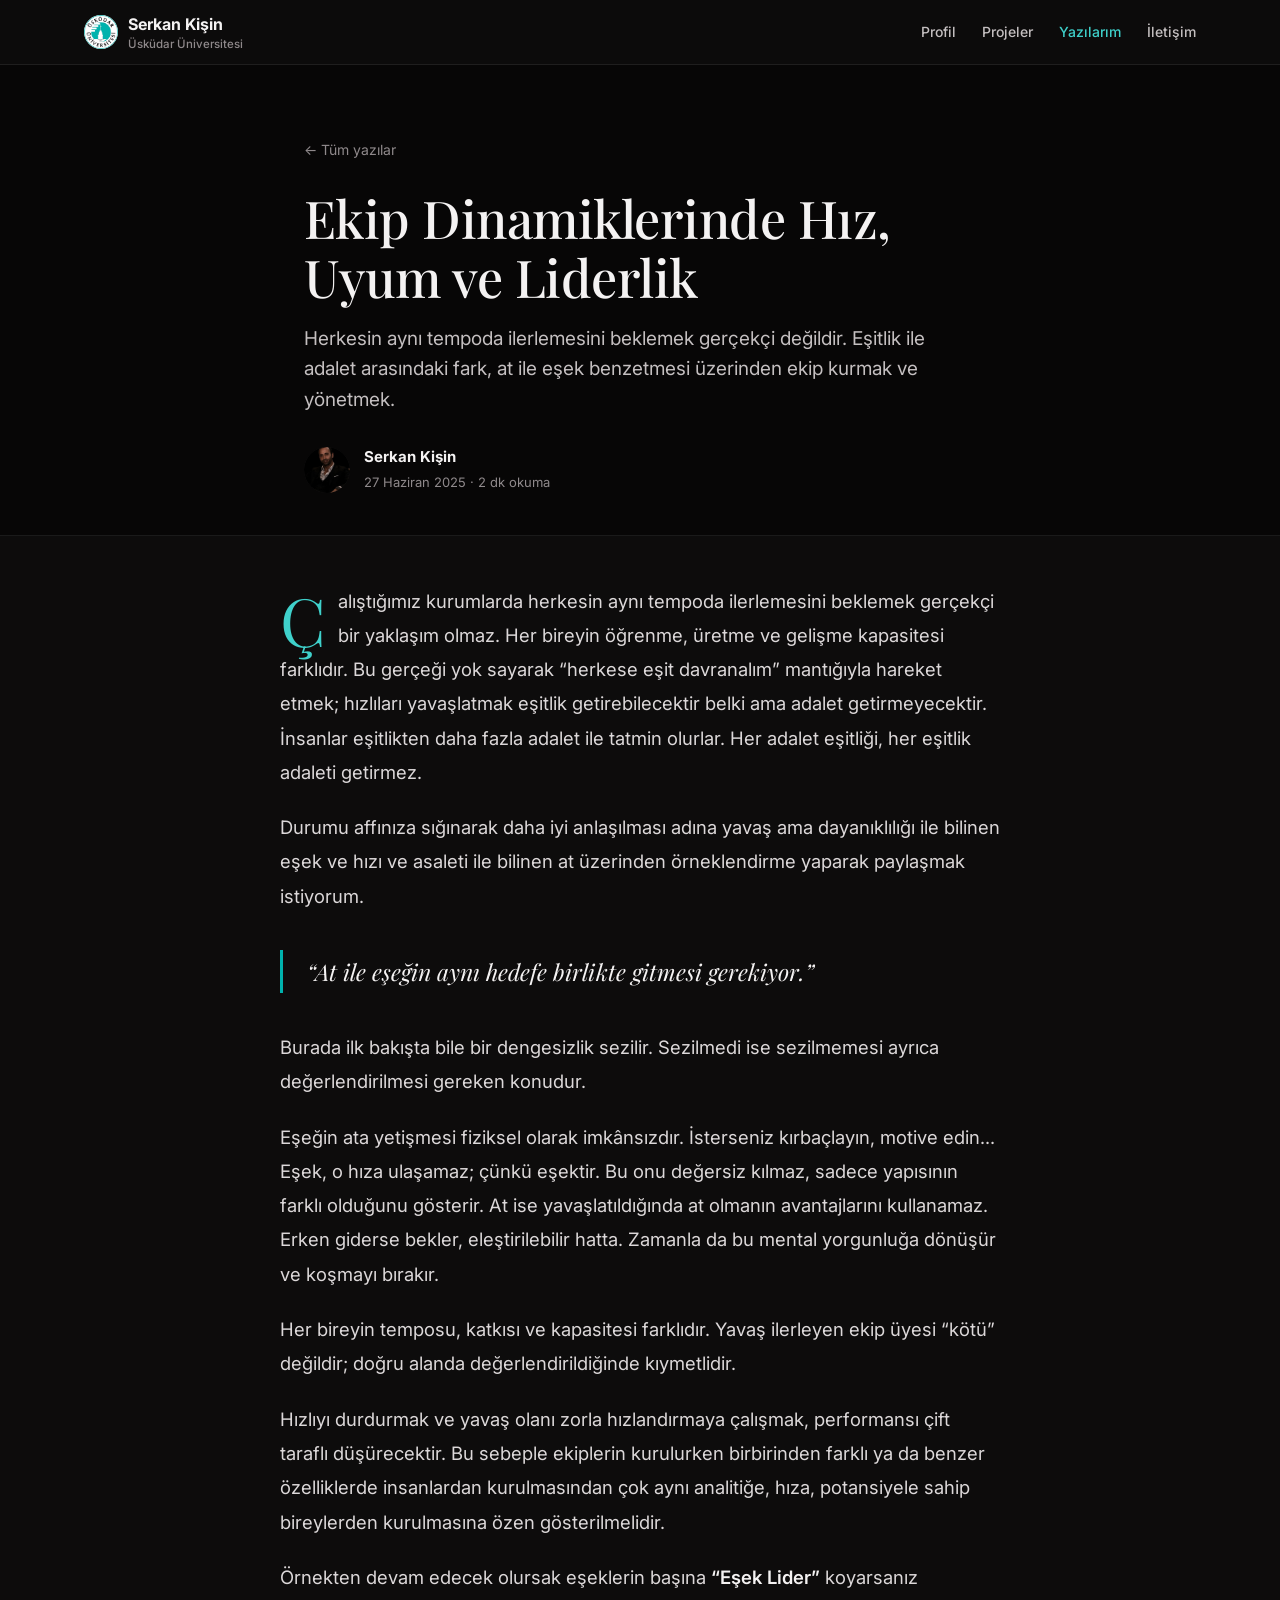
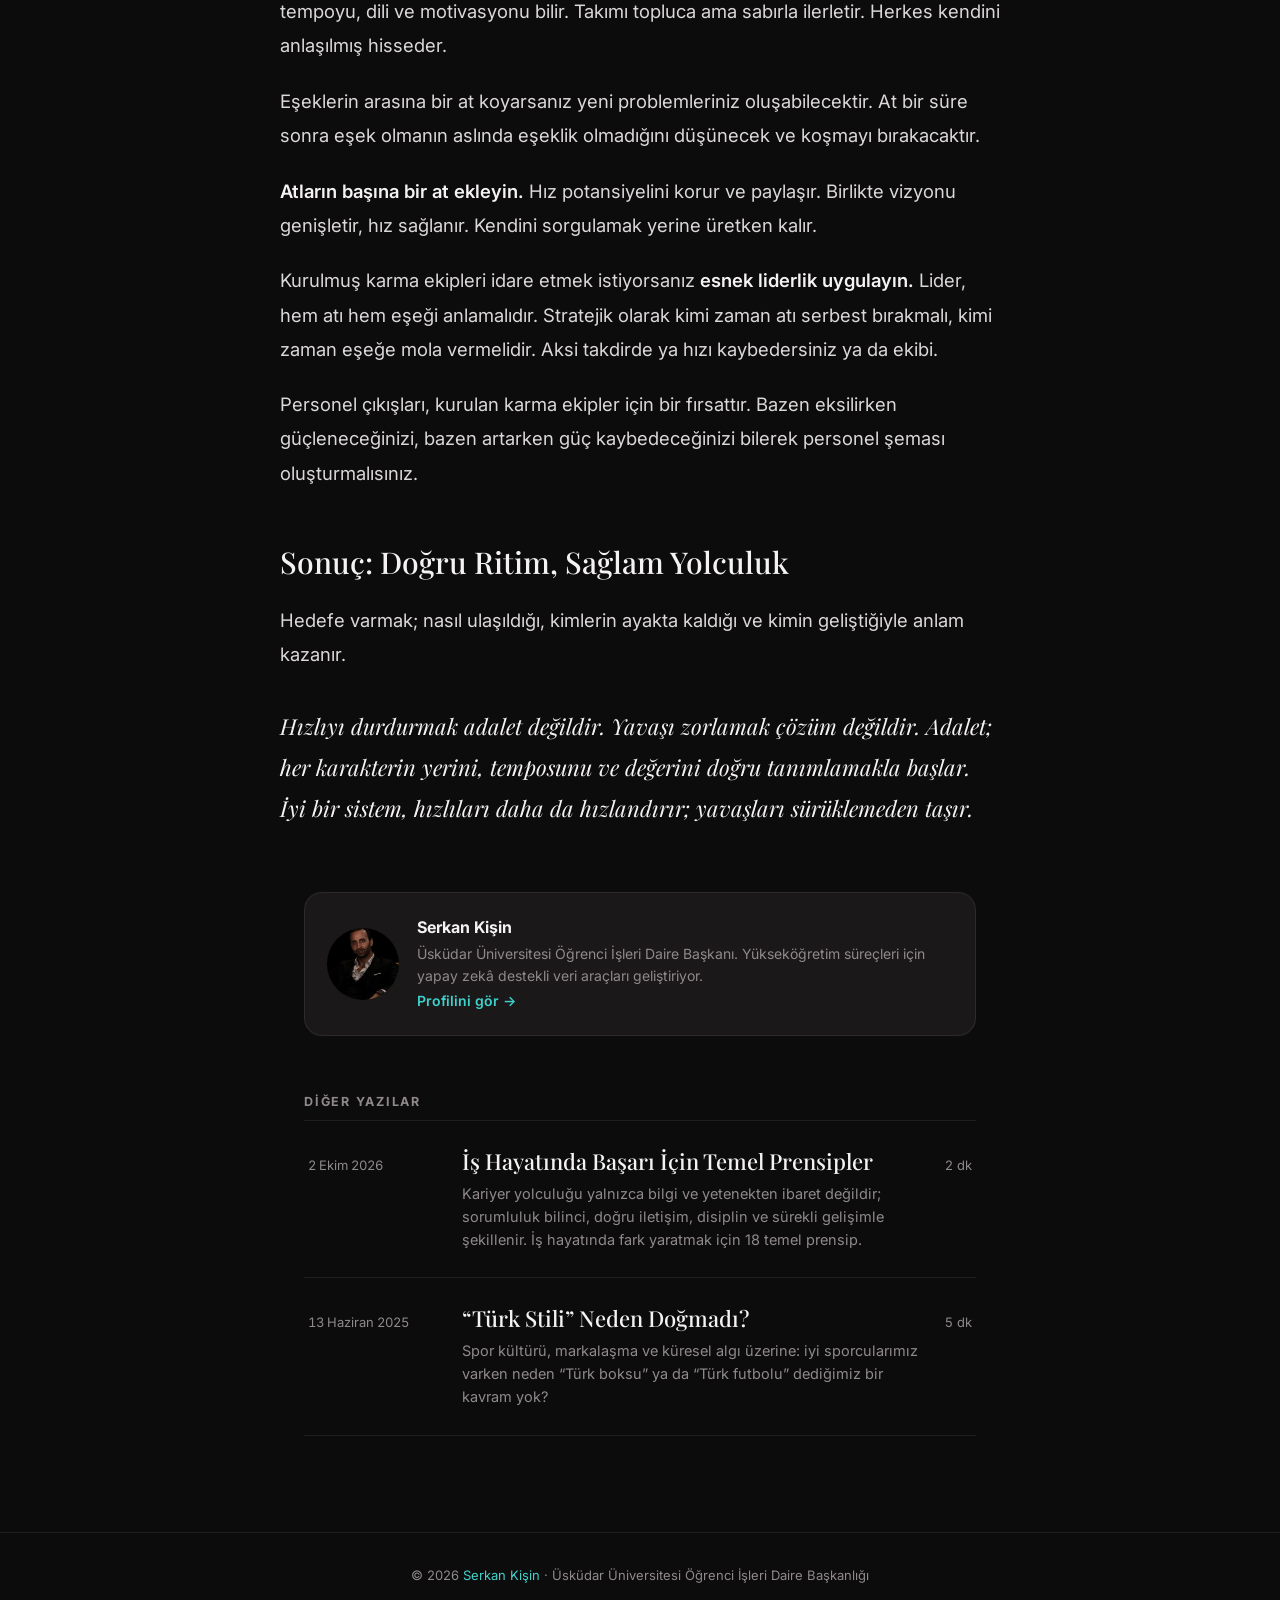
<file: yazilar/ekip-dinamikleri.html>
<!DOCTYPE html>
<html lang="tr">
<head>
  <meta charset="UTF-8">
  <meta name="viewport" content="width=device-width, initial-scale=1.0">
  <title>Ekip Dinamiklerinde Hız, Uyum ve Liderlik — Serkan Kişin</title>
  <meta name="description" content="Herkesin aynı tempoda ilerlemesini beklemek ger&#231;ek&#231;i değildir. Eşitlik ile adalet arasındaki fark, at ile eşek benzetmesi &#252;zerinden ekip kurmak ve y&#246;netmek.">
  <meta name="author" content="Serkan Kişin">
  <meta property="og:title" content="Ekip Dinamiklerinde Hız, Uyum ve Liderlik">
  <meta property="og:description" content="Herkesin aynı tempoda ilerlemesini beklemek ger&#231;ek&#231;i değildir. Eşitlik ile adalet arasındaki fark, at ile eşek benzetmesi &#252;zerinden ekip kurmak ve y&#246;netmek.">
  <meta property="og:type" content="article">
  <meta property="og:url" content="https://serkankisin.github.io/yazilar/ekip-dinamikleri.html">
  <meta property="og:image" content="https://serkankisin.github.io/serkan-kisin.jpg">
  <meta property="article:published_time" content="2025-06-27">
  <meta name="theme-color" content="#0b0a0a">
  <link rel="icon" href="../uskudar-logo.gif">
  <link rel="preconnect" href="https://fonts.googleapis.com">
  <link rel="preconnect" href="https://fonts.gstatic.com" crossorigin>
  <link href="https://fonts.googleapis.com/css2?family=Inter:wght@400;500;600;700&family=Playfair+Display:ital,wght@0,500;1,500&display=swap" rel="stylesheet">
  <link rel="stylesheet" href="yazilar.css">
</head>
<body>
<div class="progress" id="progress"></div>

<nav>
  <div class="container nav-inner">
    <a href="../" class="brand">
      <span class="uni-mark sm"><img src="../uskudar-logo.gif" alt=""></span>
      <span>Serkan Kişin<small>Üsküdar Üniversitesi</small></span>
    </a>
    <ul class="nav-links">
      <li><a href="../#profil">Profil</a></li>
      <li><a href="../#projeler">Projeler</a></li>
      <li><a href="./" aria-current="page">Yazılarım</a></li>
      <li><a href="../#iletisim">İletişim</a></li>
    </ul>
  </div>
</nav>

<header class="article-head">
  <div class="narrow">
    <a class="back" href="./">← Tüm yazılar</a>
    <h1>Ekip Dinamiklerinde Hız, Uyum ve Liderlik</h1>
    <p class="lede">Herkesin aynı tempoda ilerlemesini beklemek ger&#231;ek&#231;i değildir. Eşitlik ile adalet arasındaki fark, at ile eşek benzetmesi &#252;zerinden ekip kurmak ve y&#246;netmek.</p>
    <div class="byline">
      <img class="av" src="../serkan-kisin.jpg" alt="" onerror="this.onerror=null;this.src='../portre-yer-tutucu.svg'">
      <div><b>Serkan Kişin</b><span><time datetime="2025-06-27">27 Haziran 2025</time> · 2 dk okuma</span></div>
    </div>
    
  </div>
</header>



<article class="narrow prose">
<p>Çalıştığımız kurumlarda herkesin aynı tempoda ilerlemesini beklemek gerçekçi bir yaklaşım olmaz. Her bireyin öğrenme, üretme ve gelişme kapasitesi farklıdır. Bu gerçeği yok sayarak “herkese eşit davranalım” mantığıyla hareket etmek; hızlıları yavaşlatmak eşitlik getirebilecektir belki ama adalet getirmeyecektir. İnsanlar eşitlikten daha fazla adalet ile tatmin olurlar. Her adalet eşitliği, her eşitlik adaleti getirmez.</p>
<p>Durumu affınıza sığınarak daha iyi anlaşılması adına yavaş ama dayanıklılığı ile bilinen eşek ve hızı ve asaleti ile bilinen at üzerinden örneklendirme yaparak paylaşmak istiyorum.</p>
<blockquote>“At ile eşeğin aynı hedefe birlikte gitmesi gerekiyor.”</blockquote>
<p>Burada ilk bakışta bile bir dengesizlik sezilir. Sezilmedi ise sezilmemesi ayrıca değerlendirilmesi gereken konudur.</p>
<p>Eşeğin ata yetişmesi fiziksel olarak imkânsızdır. İsterseniz kırbaçlayın, motive edin… Eşek, o hıza ulaşamaz; çünkü eşektir. Bu onu değersiz kılmaz, sadece yapısının farklı olduğunu gösterir. At ise yavaşlatıldığında at olmanın avantajlarını kullanamaz. Erken giderse bekler, eleştirilebilir hatta. Zamanla da bu mental yorgunluğa dönüşür ve koşmayı bırakır.</p>
<p>Her bireyin temposu, katkısı ve kapasitesi farklıdır. Yavaş ilerleyen ekip üyesi “kötü” değildir; doğru alanda değerlendirildiğinde kıymetlidir.</p>
<p>Hızlıyı durdurmak ve yavaş olanı zorla hızlandırmaya çalışmak, performansı çift taraflı düşürecektir. Bu sebeple ekiplerin kurulurken birbirinden farklı ya da benzer özelliklerde insanlardan kurulmasından çok aynı analitiğe, hıza, potansiyele sahip bireylerden kurulmasına özen gösterilmelidir.</p>
<p>Örnekten devam edecek olursak eşeklerin başına <strong>“Eşek Lider”</strong> koyarsanız tempoyu, dili ve motivasyonu bilir. Takımı topluca ama sabırla ilerletir. Herkes kendini anlaşılmış hisseder.</p>
<p>Eşeklerin arasına bir at koyarsanız yeni problemleriniz oluşabilecektir. At bir süre sonra eşek olmanın aslında eşeklik olmadığını düşünecek ve koşmayı bırakacaktır.</p>
<p><strong>Atların başına bir at ekleyin.</strong> Hız potansiyelini korur ve paylaşır. Birlikte vizyonu genişletir, hız sağlanır. Kendini sorgulamak yerine üretken kalır.</p>
<p>Kurulmuş karma ekipleri idare etmek istiyorsanız <strong>esnek liderlik uygulayın.</strong> Lider, hem atı hem eşeği anlamalıdır. Stratejik olarak kimi zaman atı serbest bırakmalı, kimi zaman eşeğe mola vermelidir. Aksi takdirde ya hızı kaybedersiniz ya da ekibi.</p>
<p>Personel çıkışları, kurulan karma ekipler için bir fırsattır. Bazen eksilirken güçleneceğinizi, bazen artarken güç kaybedeceğinizi bilerek personel şeması oluşturmalısınız.</p>
<h2>Sonuç: Doğru Ritim, Sağlam Yolculuk</h2>
<p>Hedefe varmak; nasıl ulaşıldığı, kimlerin ayakta kaldığı ve kimin geliştiğiyle anlam kazanır.</p>
<p class="closing">Hızlıyı durdurmak adalet değildir. Yavaşı zorlamak çözüm değildir. Adalet; her karakterin yerini, temposunu ve değerini doğru tanımlamakla başlar. İyi bir sistem, hızlıları daha da hızlandırır; yavaşları sürüklemeden taşır.</p>

</article>

<div class="narrow">
  <div class="author-box">
    <img src="../serkan-kisin.jpg" alt="Serkan Kişin" onerror="this.onerror=null;this.src='../portre-yer-tutucu.svg'">
    <div>
      <b>Serkan Kişin</b>
      <p>Üsküdar Üniversitesi Öğrenci İşleri Daire Başkanı. Yükseköğretim süreçleri için yapay zekâ destekli veri araçları geliştiriyor.</p>
      <a href="../">Profilini gör →</a>
    </div>
  </div>
</div>

<section class="more">
  <div class="narrow">
    <h4>Diğer yazılar</h4>
    <ul class="post-list" id="more"></ul>
  </div>
</section>

<footer>
  <div class="container">© 2026 <a href="../">Serkan Kişin</a> · Üsküdar Üniversitesi Öğrenci İşleri Daire Başkanlığı</div>
</footer>

<script>
const bar = document.getElementById('progress');
const art = document.querySelector('.prose');
const onScroll = () => {
  const r = art.getBoundingClientRect();
  const total = art.offsetHeight - window.innerHeight + 200;
  bar.style.width = Math.max(0, Math.min(100, (-r.top + 100) / total * 100)) + '%';
};
window.addEventListener('scroll', onScroll, { passive: true }); onScroll();

const AYLAR = ['Ocak','Şubat','Mart','Nisan','Mayıs','Haziran','Temmuz','Ağustos','Eylül','Ekim','Kasım','Aralık'];
const tarih = (s) => { const [y, m, d] = s.split('-').map(Number); return `${d} ${AYLAR[m - 1]} ${y}`; };
const esc = (s) => String(s ?? '').replace(/[&<>"']/g, (c) => ({ '&': '&amp;', '<': '&lt;', '>': '&gt;', '"': '&quot;', "'": '&#39;' }[c]));
fetch('yazilar.json', { cache: 'no-cache' }).then((r) => r.json()).catch(() => []).then((list) => {
  const others = (list || []).filter((p) => !p.taslak && p.slug !== 'ekip-dinamikleri').sort((a, b) => b.tarih.localeCompare(a.tarih)).slice(0, 3);
  const box = document.getElementById('more');
  if (!others.length) { box.closest('.more').hidden = true; return; }
  box.innerHTML = others.map((p) => `<li><a href="${esc(p.slug)}.html"><time datetime="${esc(p.tarih)}">${tarih(p.tarih)}</time><div><h3>${esc(p.baslik)}</h3><p>${esc(p.ozet)}</p></div><span class="rt">${p.dakika} dk</span></a></li>`).join('');
});
</script>
</body>
</html>
</file>
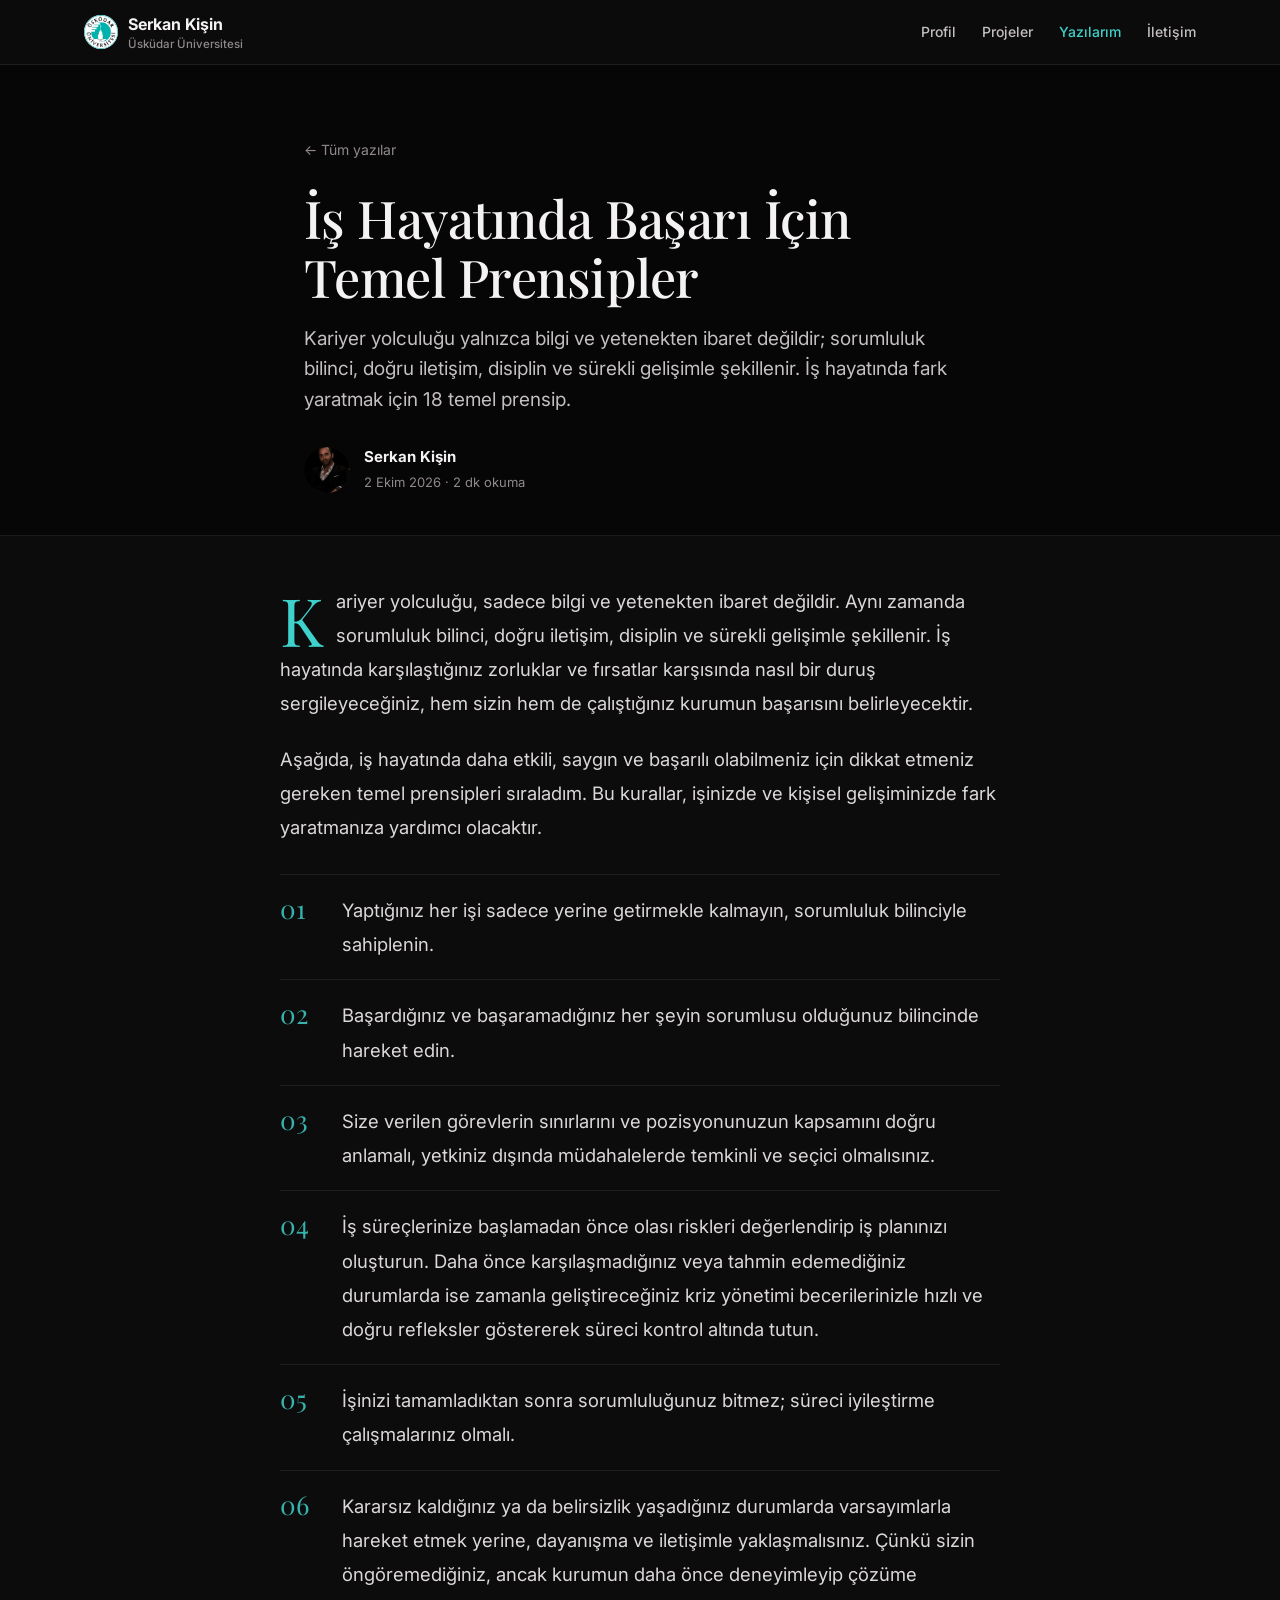
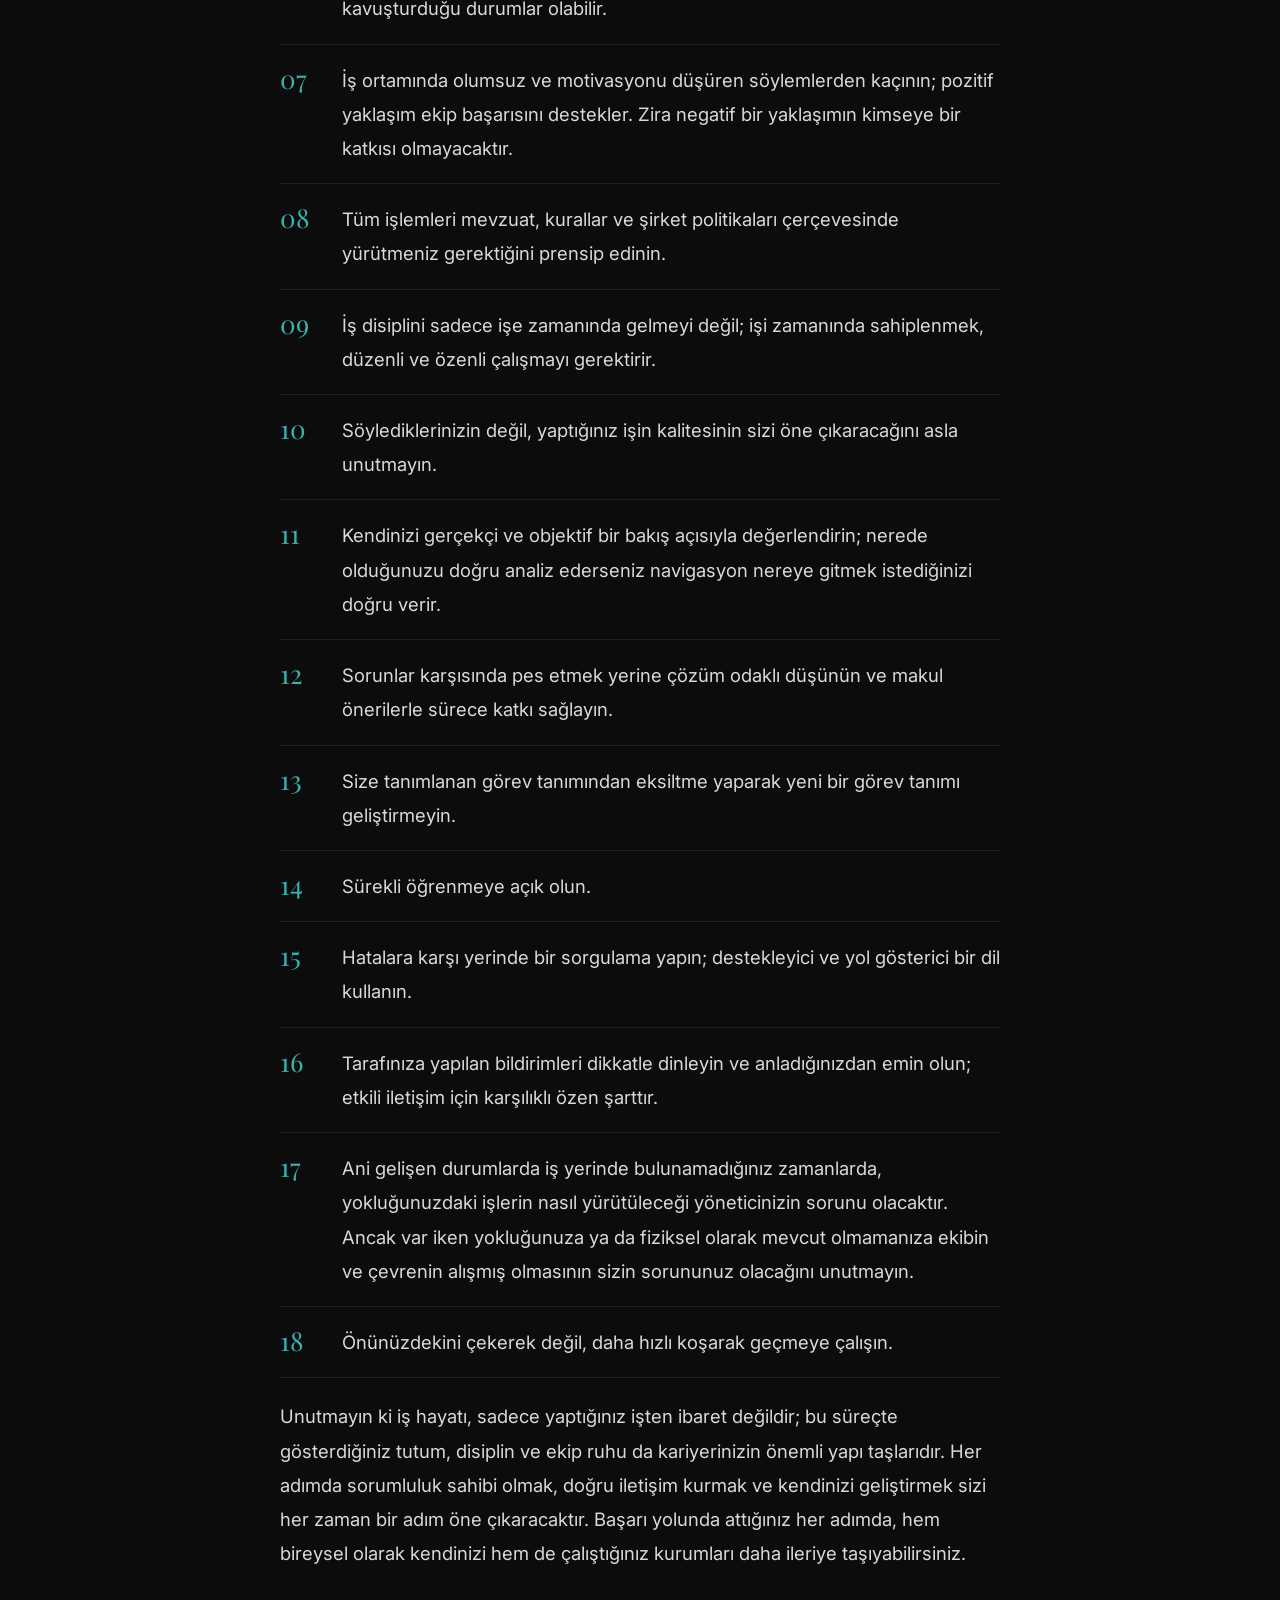
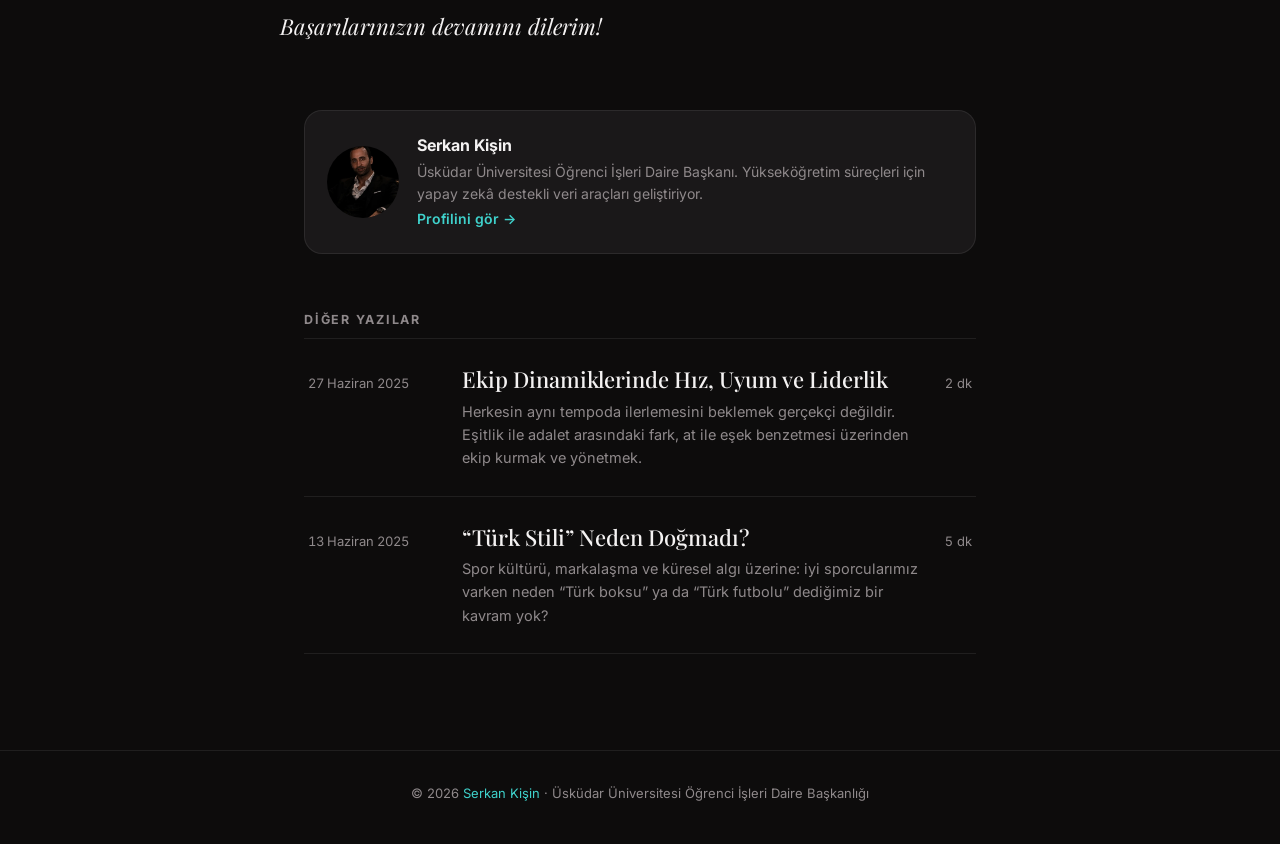
<file: yazilar/is-hayatinda-basari.html>
<!DOCTYPE html>
<html lang="tr">
<head>
  <meta charset="UTF-8">
  <meta name="viewport" content="width=device-width, initial-scale=1.0">
  <title>İş Hayatında Başarı İ&#231;in Temel Prensipler — Serkan Kişin</title>
  <meta name="description" content="Kariyer yolculuğu yalnızca bilgi ve yetenekten ibaret değildir; sorumluluk bilinci, doğru iletişim, disiplin ve s&#252;rekli gelişimle şekillenir. İş hayatında fark yaratmak i&#231;in 18 temel prensip.">
  <meta name="author" content="Serkan Kişin">
  <meta property="og:title" content="İş Hayatında Başarı İ&#231;in Temel Prensipler">
  <meta property="og:description" content="Kariyer yolculuğu yalnızca bilgi ve yetenekten ibaret değildir; sorumluluk bilinci, doğru iletişim, disiplin ve s&#252;rekli gelişimle şekillenir. İş hayatında fark yaratmak i&#231;in 18 temel prensip.">
  <meta property="og:type" content="article">
  <meta property="og:url" content="https://serkankisin.github.io/yazilar/is-hayatinda-basari.html">
  <meta property="og:image" content="https://serkankisin.github.io/serkan-kisin.jpg">
  <meta property="article:published_time" content="2026-10-02">
  <meta name="theme-color" content="#0b0a0a">
  <link rel="icon" href="../uskudar-logo.gif">
  <link rel="preconnect" href="https://fonts.googleapis.com">
  <link rel="preconnect" href="https://fonts.gstatic.com" crossorigin>
  <link href="https://fonts.googleapis.com/css2?family=Inter:wght@400;500;600;700&family=Playfair+Display:ital,wght@0,500;1,500&display=swap" rel="stylesheet">
  <link rel="stylesheet" href="yazilar.css">
</head>
<body>
<div class="progress" id="progress"></div>

<nav>
  <div class="container nav-inner">
    <a href="../" class="brand">
      <span class="uni-mark sm"><img src="../uskudar-logo.gif" alt=""></span>
      <span>Serkan Kişin<small>Üsküdar Üniversitesi</small></span>
    </a>
    <ul class="nav-links">
      <li><a href="../#profil">Profil</a></li>
      <li><a href="../#projeler">Projeler</a></li>
      <li><a href="./" aria-current="page">Yazılarım</a></li>
      <li><a href="../#iletisim">İletişim</a></li>
    </ul>
  </div>
</nav>

<header class="article-head">
  <div class="narrow">
    <a class="back" href="./">← Tüm yazılar</a>
    <h1>İş Hayatında Başarı İ&#231;in Temel Prensipler</h1>
    <p class="lede">Kariyer yolculuğu yalnızca bilgi ve yetenekten ibaret değildir; sorumluluk bilinci, doğru iletişim, disiplin ve s&#252;rekli gelişimle şekillenir. İş hayatında fark yaratmak i&#231;in 18 temel prensip.</p>
    <div class="byline">
      <img class="av" src="../serkan-kisin.jpg" alt="" onerror="this.onerror=null;this.src='../portre-yer-tutucu.svg'">
      <div><b>Serkan Kişin</b><span><time datetime="2026-10-02">2 Ekim 2026</time> · 2 dk okuma</span></div>
    </div>
    
  </div>
</header>



<article class="narrow prose">
<p>Kariyer yolculuğu, sadece bilgi ve yetenekten ibaret değildir. Aynı zamanda sorumluluk bilinci, doğru iletişim, disiplin ve sürekli gelişimle şekillenir. İş hayatında karşılaştığınız zorluklar ve fırsatlar karşısında nasıl bir duruş sergileyeceğiniz, hem sizin hem de çalıştığınız kurumun başarısını belirleyecektir.</p>
<p>Aşağıda, iş hayatında daha etkili, saygın ve başarılı olabilmeniz için dikkat etmeniz gereken temel prensipleri sıraladım. Bu kurallar, işinizde ve kişisel gelişiminizde fark yaratmanıza yardımcı olacaktır.</p>
<ol class="principles">
  <li>Yaptığınız her işi sadece yerine getirmekle kalmayın, sorumluluk bilinciyle sahiplenin.</li>
  <li>Başardığınız ve başaramadığınız her şeyin sorumlusu olduğunuz bilincinde hareket edin.</li>
  <li>Size verilen görevlerin sınırlarını ve pozisyonunuzun kapsamını doğru anlamalı, yetkiniz dışında müdahalelerde temkinli ve seçici olmalısınız.</li>
  <li>İş süreçlerinize başlamadan önce olası riskleri değerlendirip iş planınızı oluşturun. Daha önce karşılaşmadığınız veya tahmin edemediğiniz durumlarda ise zamanla geliştireceğiniz kriz yönetimi becerilerinizle hızlı ve doğru refleksler göstererek süreci kontrol altında tutun.</li>
  <li>İşinizi tamamladıktan sonra sorumluluğunuz bitmez; süreci iyileştirme çalışmalarınız olmalı.</li>
  <li>Kararsız kaldığınız ya da belirsizlik yaşadığınız durumlarda varsayımlarla hareket etmek yerine, dayanışma ve iletişimle yaklaşmalısınız. Çünkü sizin öngöremediğiniz, ancak kurumun daha önce deneyimleyip çözüme kavuşturduğu durumlar olabilir.</li>
  <li>İş ortamında olumsuz ve motivasyonu düşüren söylemlerden kaçının; pozitif yaklaşım ekip başarısını destekler. Zira negatif bir yaklaşımın kimseye bir katkısı olmayacaktır.</li>
  <li>Tüm işlemleri mevzuat, kurallar ve şirket politikaları çerçevesinde yürütmeniz gerektiğini prensip edinin.</li>
  <li>İş disiplini sadece işe zamanında gelmeyi değil; işi zamanında sahiplenmek, düzenli ve özenli çalışmayı gerektirir.</li>
  <li>Söylediklerinizin değil, yaptığınız işin kalitesinin sizi öne çıkaracağını asla unutmayın.</li>
  <li>Kendinizi gerçekçi ve objektif bir bakış açısıyla değerlendirin; nerede olduğunuzu doğru analiz ederseniz navigasyon nereye gitmek istediğinizi doğru verir.</li>
  <li>Sorunlar karşısında pes etmek yerine çözüm odaklı düşünün ve makul önerilerle sürece katkı sağlayın.</li>
  <li>Size tanımlanan görev tanımından eksiltme yaparak yeni bir görev tanımı geliştirmeyin.</li>
  <li>Sürekli öğrenmeye açık olun.</li>
  <li>Hatalara karşı yerinde bir sorgulama yapın; destekleyici ve yol gösterici bir dil kullanın.</li>
  <li>Tarafınıza yapılan bildirimleri dikkatle dinleyin ve anladığınızdan emin olun; etkili iletişim için karşılıklı özen şarttır.</li>
  <li>Ani gelişen durumlarda iş yerinde bulunamadığınız zamanlarda, yokluğunuzdaki işlerin nasıl yürütüleceği yöneticinizin sorunu olacaktır. Ancak var iken yokluğunuza ya da fiziksel olarak mevcut olmamanıza ekibin ve çevrenin alışmış olmasının sizin sorununuz olacağını unutmayın.</li>
  <li>Önünüzdekini çekerek değil, daha hızlı koşarak geçmeye çalışın.</li>
</ol>
<p>Unutmayın ki iş hayatı, sadece yaptığınız işten ibaret değildir; bu süreçte gösterdiğiniz tutum, disiplin ve ekip ruhu da kariyerinizin önemli yapı taşlarıdır. Her adımda sorumluluk sahibi olmak, doğru iletişim kurmak ve kendinizi geliştirmek sizi her zaman bir adım öne çıkaracaktır. Başarı yolunda attığınız her adımda, hem bireysel olarak kendinizi hem de çalıştığınız kurumları daha ileriye taşıyabilirsiniz.</p>
<p class="closing">Başarılarınızın devamını dilerim!</p>

</article>

<div class="narrow">
  <div class="author-box">
    <img src="../serkan-kisin.jpg" alt="Serkan Kişin" onerror="this.onerror=null;this.src='../portre-yer-tutucu.svg'">
    <div>
      <b>Serkan Kişin</b>
      <p>Üsküdar Üniversitesi Öğrenci İşleri Daire Başkanı. Yükseköğretim süreçleri için yapay zekâ destekli veri araçları geliştiriyor.</p>
      <a href="../">Profilini gör →</a>
    </div>
  </div>
</div>

<section class="more">
  <div class="narrow">
    <h4>Diğer yazılar</h4>
    <ul class="post-list" id="more"></ul>
  </div>
</section>

<footer>
  <div class="container">© 2026 <a href="../">Serkan Kişin</a> · Üsküdar Üniversitesi Öğrenci İşleri Daire Başkanlığı</div>
</footer>

<script>
const bar = document.getElementById('progress');
const art = document.querySelector('.prose');
const onScroll = () => {
  const r = art.getBoundingClientRect();
  const total = art.offsetHeight - window.innerHeight + 200;
  bar.style.width = Math.max(0, Math.min(100, (-r.top + 100) / total * 100)) + '%';
};
window.addEventListener('scroll', onScroll, { passive: true }); onScroll();

const AYLAR = ['Ocak','Şubat','Mart','Nisan','Mayıs','Haziran','Temmuz','Ağustos','Eylül','Ekim','Kasım','Aralık'];
const tarih = (s) => { const [y, m, d] = s.split('-').map(Number); return `${d} ${AYLAR[m - 1]} ${y}`; };
const esc = (s) => String(s ?? '').replace(/[&<>"']/g, (c) => ({ '&': '&amp;', '<': '&lt;', '>': '&gt;', '"': '&quot;', "'": '&#39;' }[c]));
fetch('yazilar.json', { cache: 'no-cache' }).then((r) => r.json()).catch(() => []).then((list) => {
  const others = (list || []).filter((p) => !p.taslak && p.slug !== 'is-hayatinda-basari').sort((a, b) => b.tarih.localeCompare(a.tarih)).slice(0, 3);
  const box = document.getElementById('more');
  if (!others.length) { box.closest('.more').hidden = true; return; }
  box.innerHTML = others.map((p) => `<li><a href="${esc(p.slug)}.html"><time datetime="${esc(p.tarih)}">${tarih(p.tarih)}</time><div><h3>${esc(p.baslik)}</h3><p>${esc(p.ozet)}</p></div><span class="rt">${p.dakika} dk</span></a></li>`).join('');
});
</script>
</body>
</html>
</file>
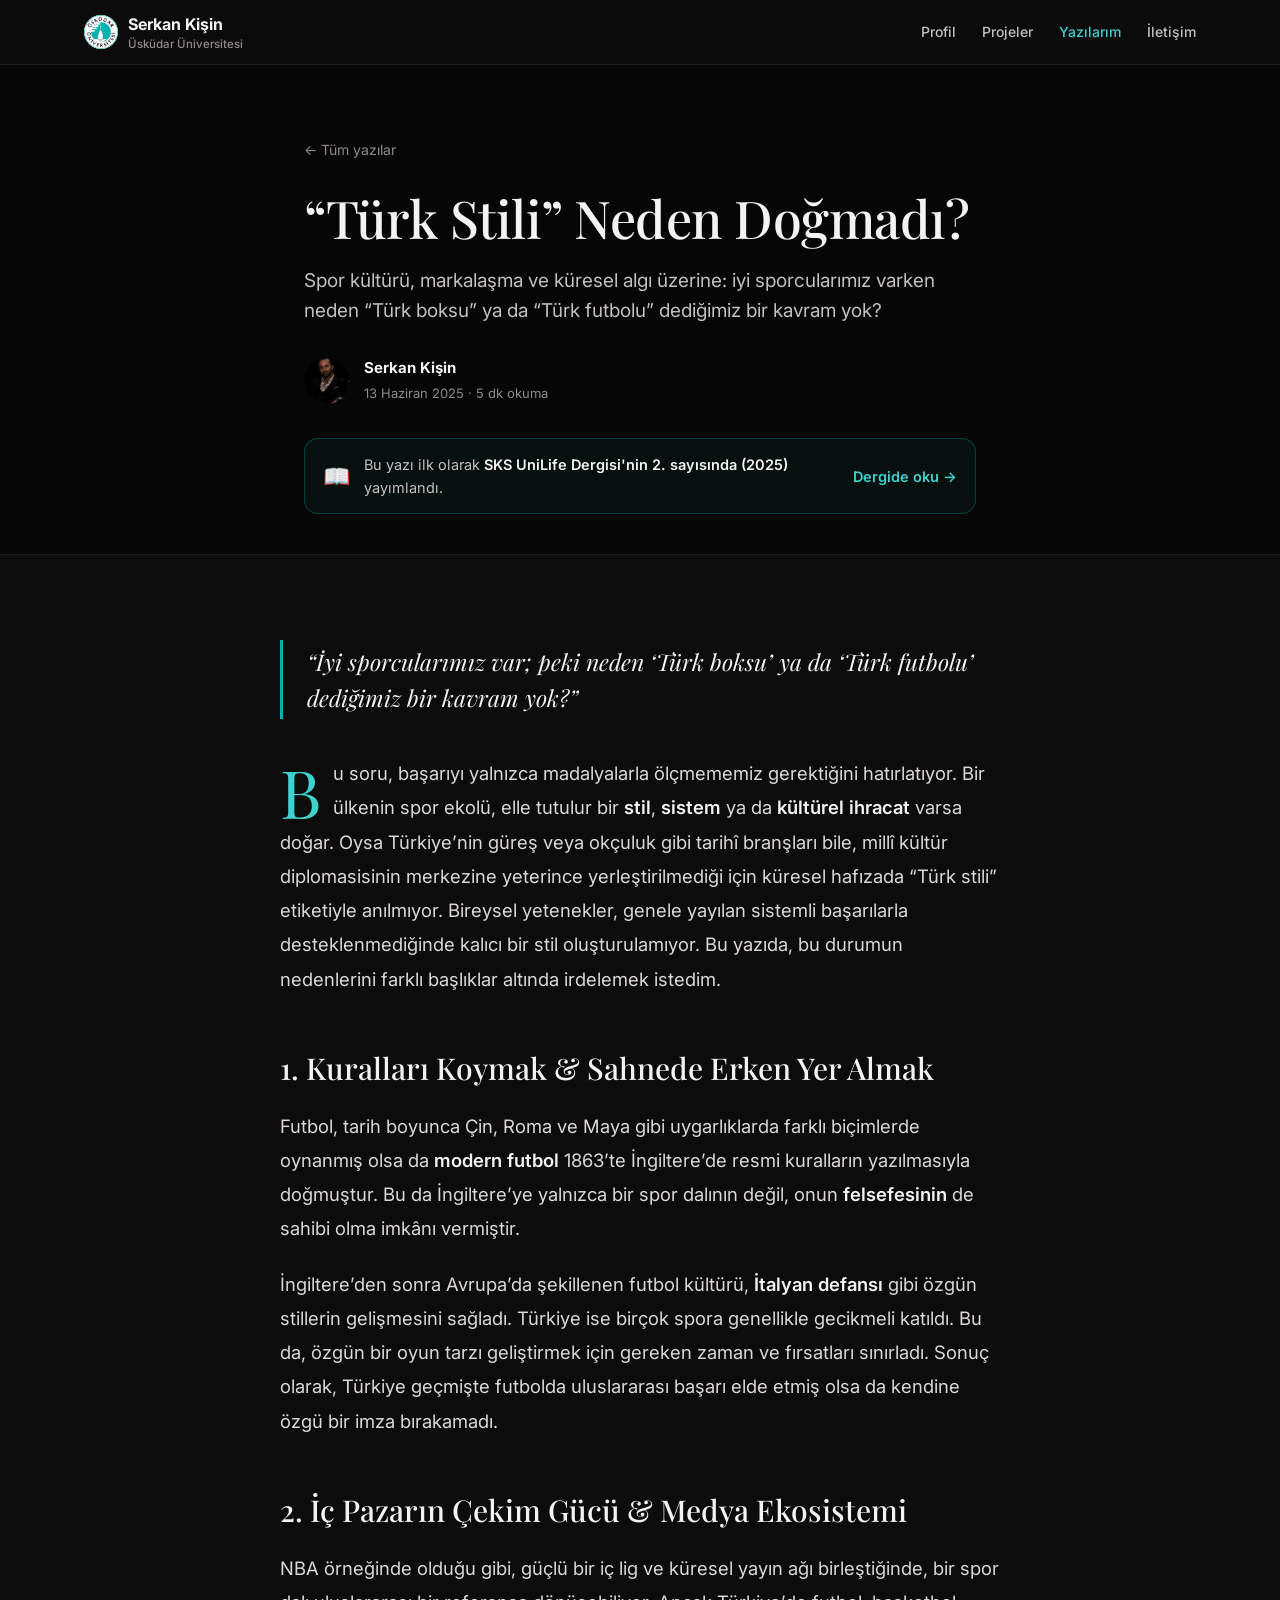
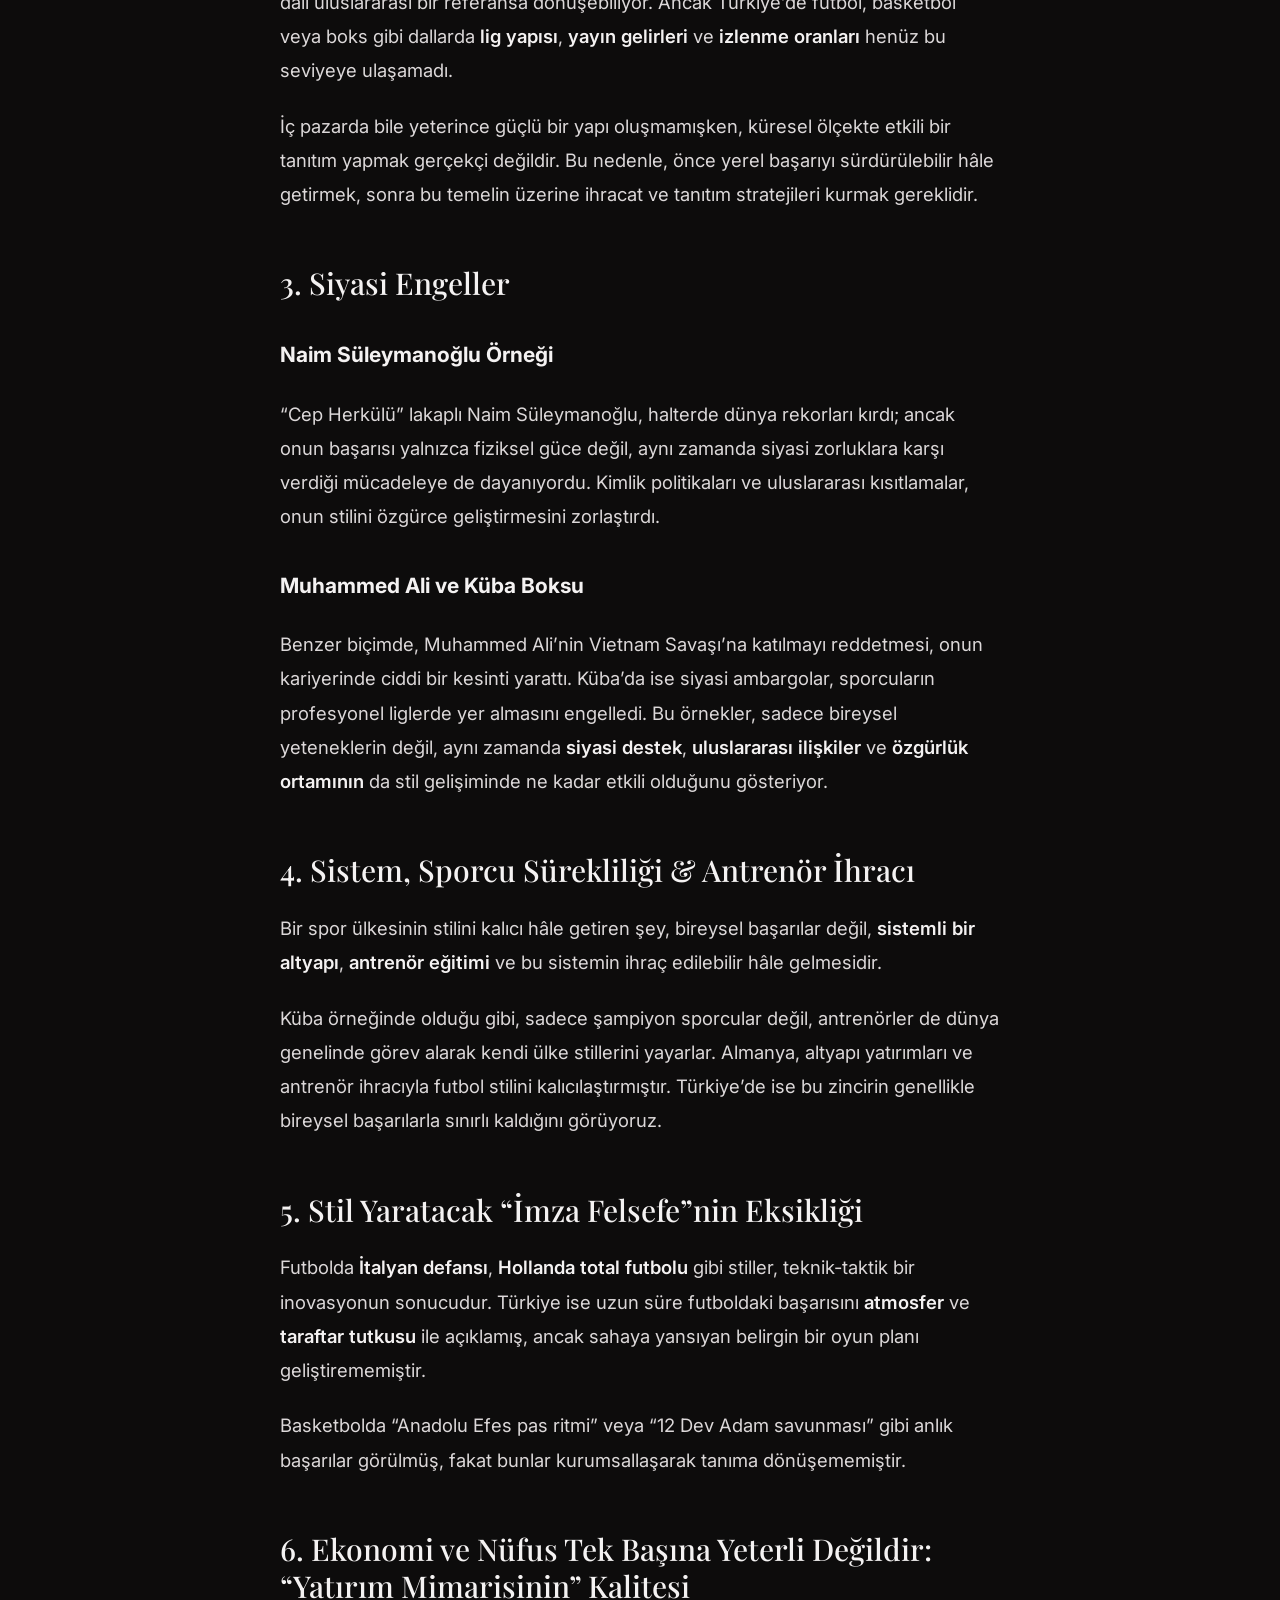
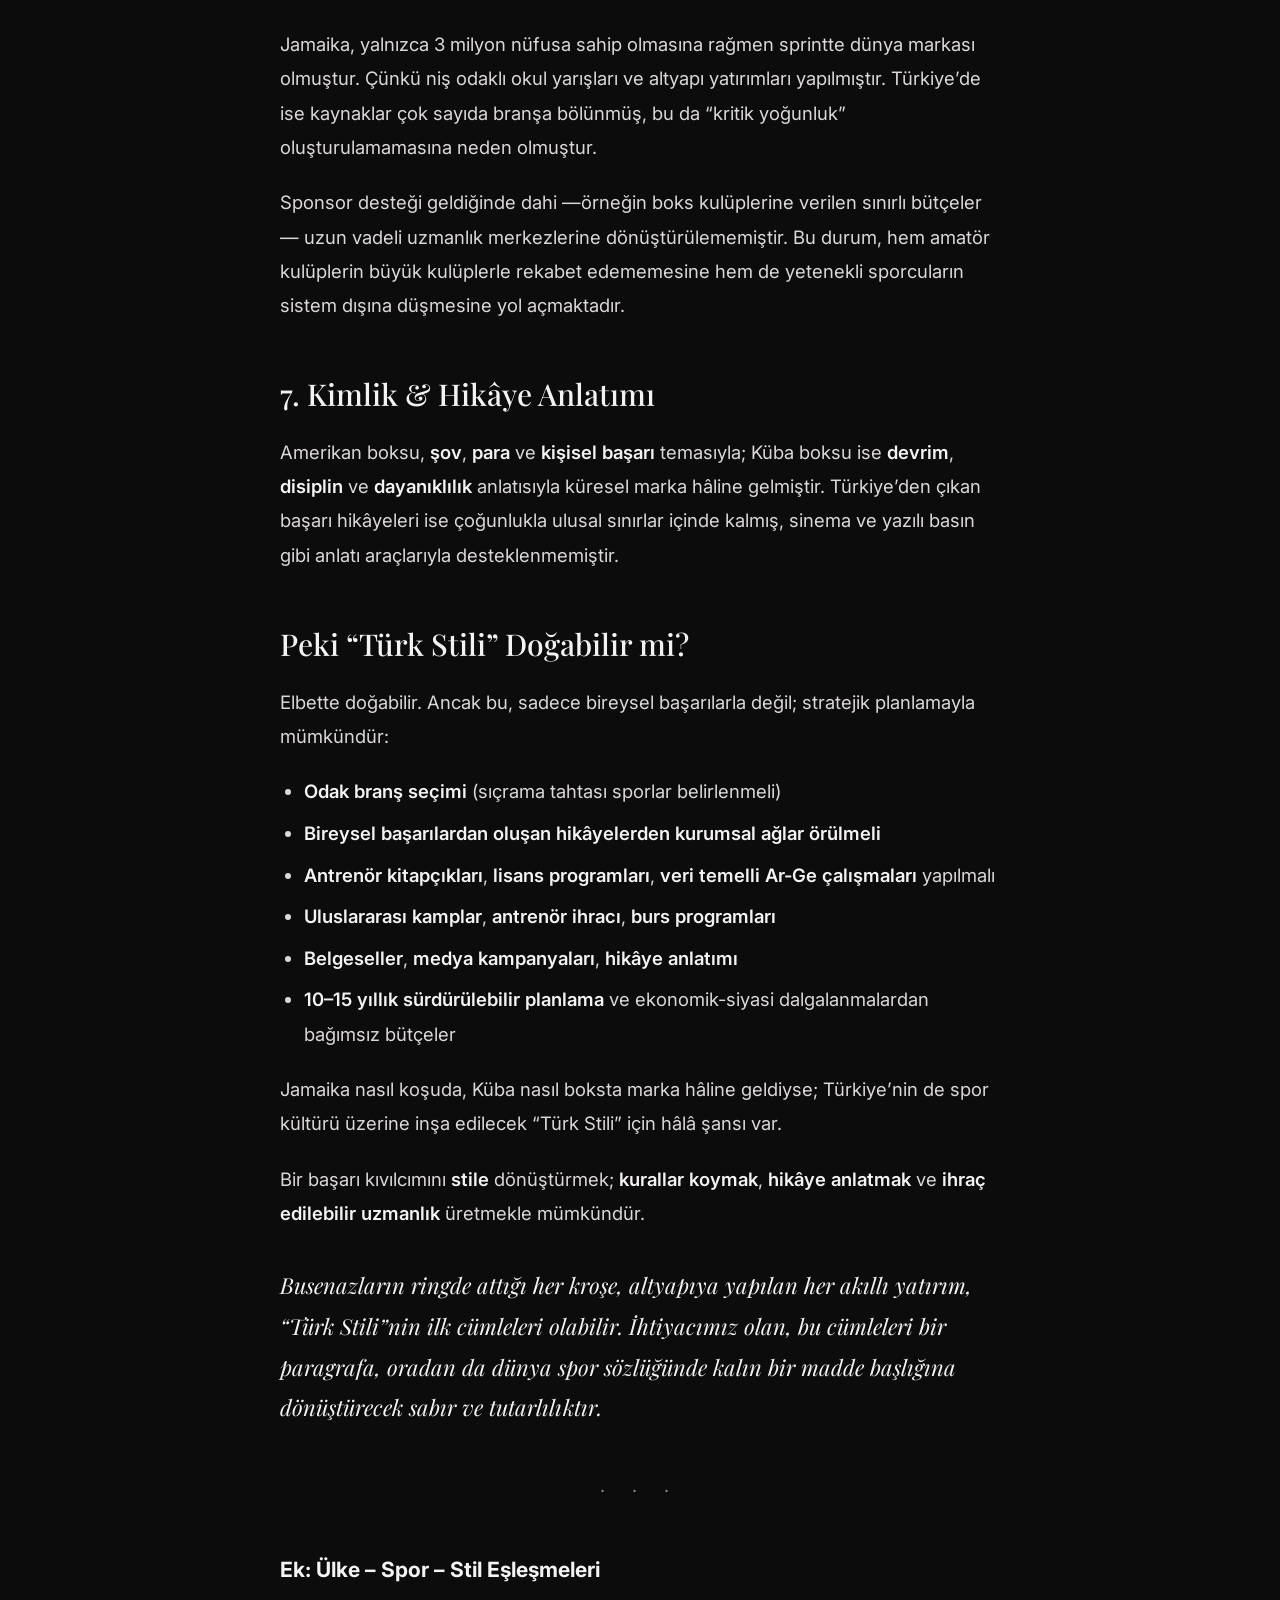
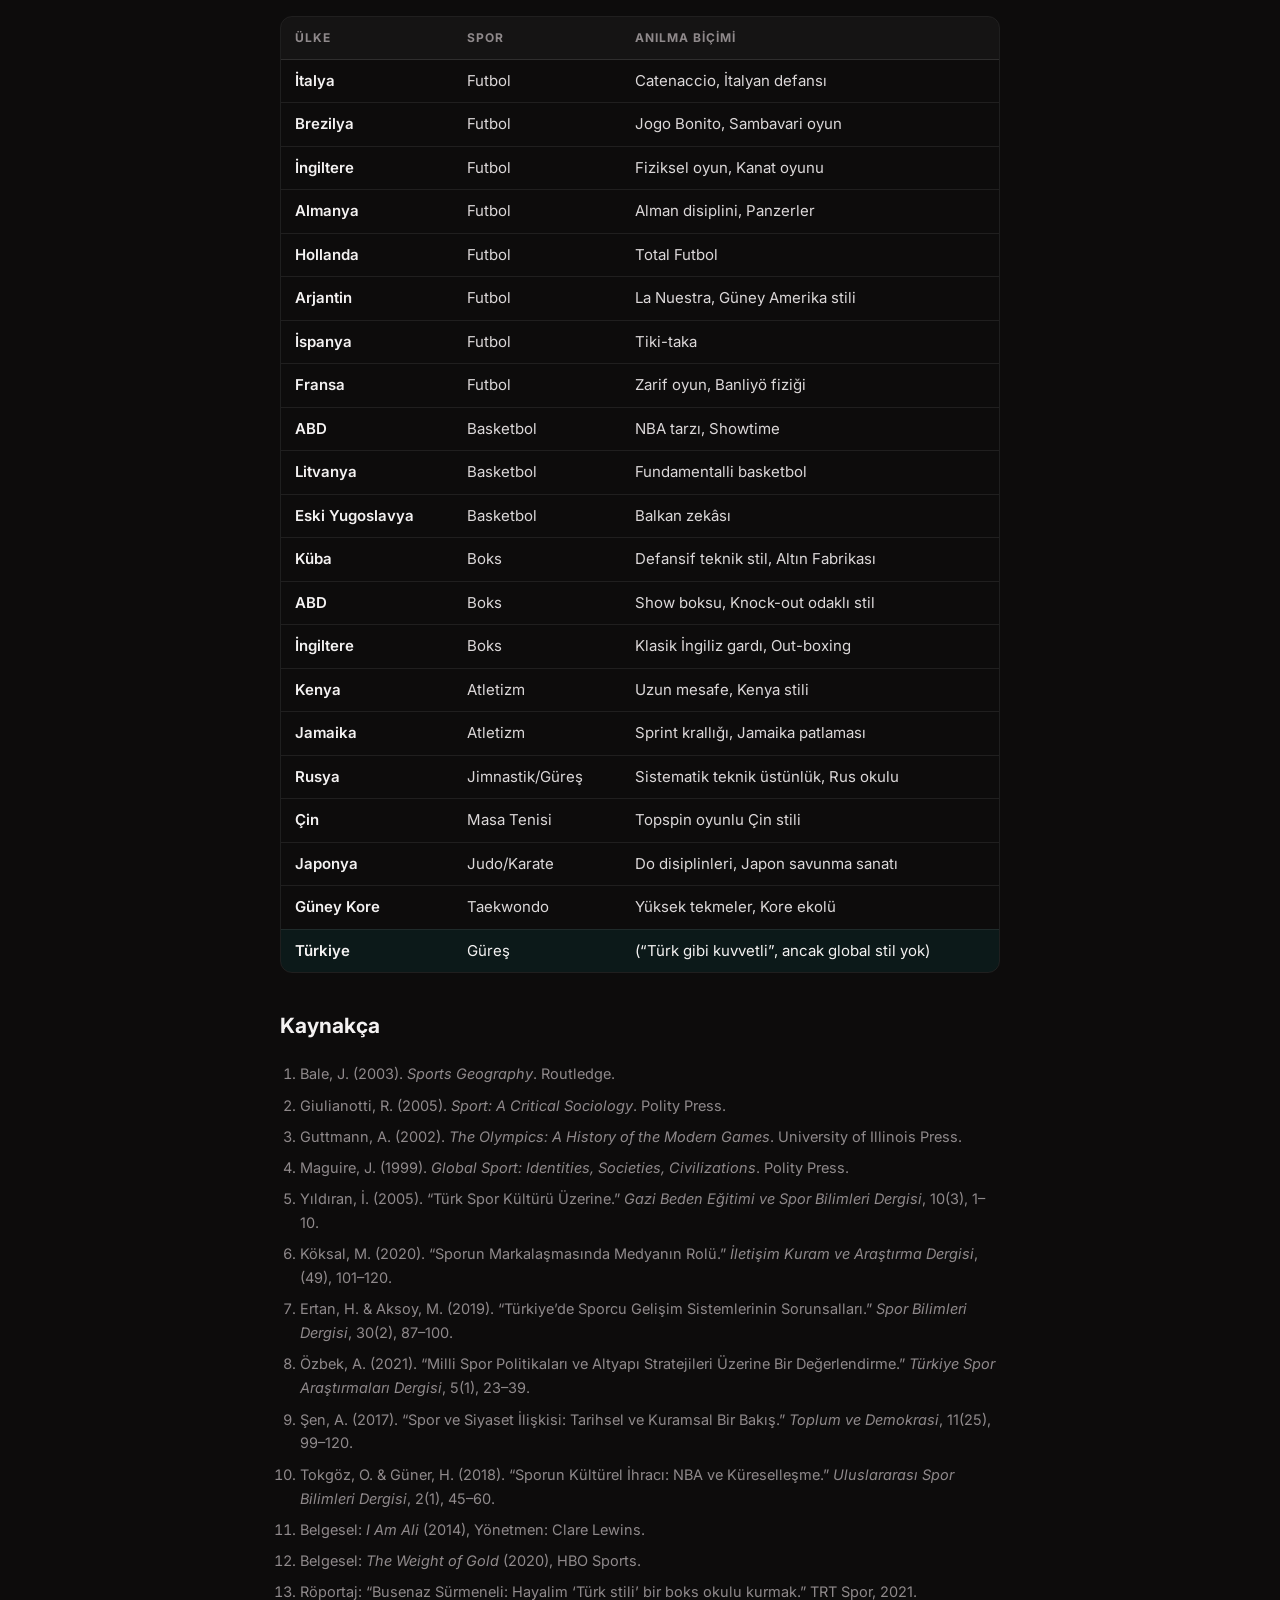
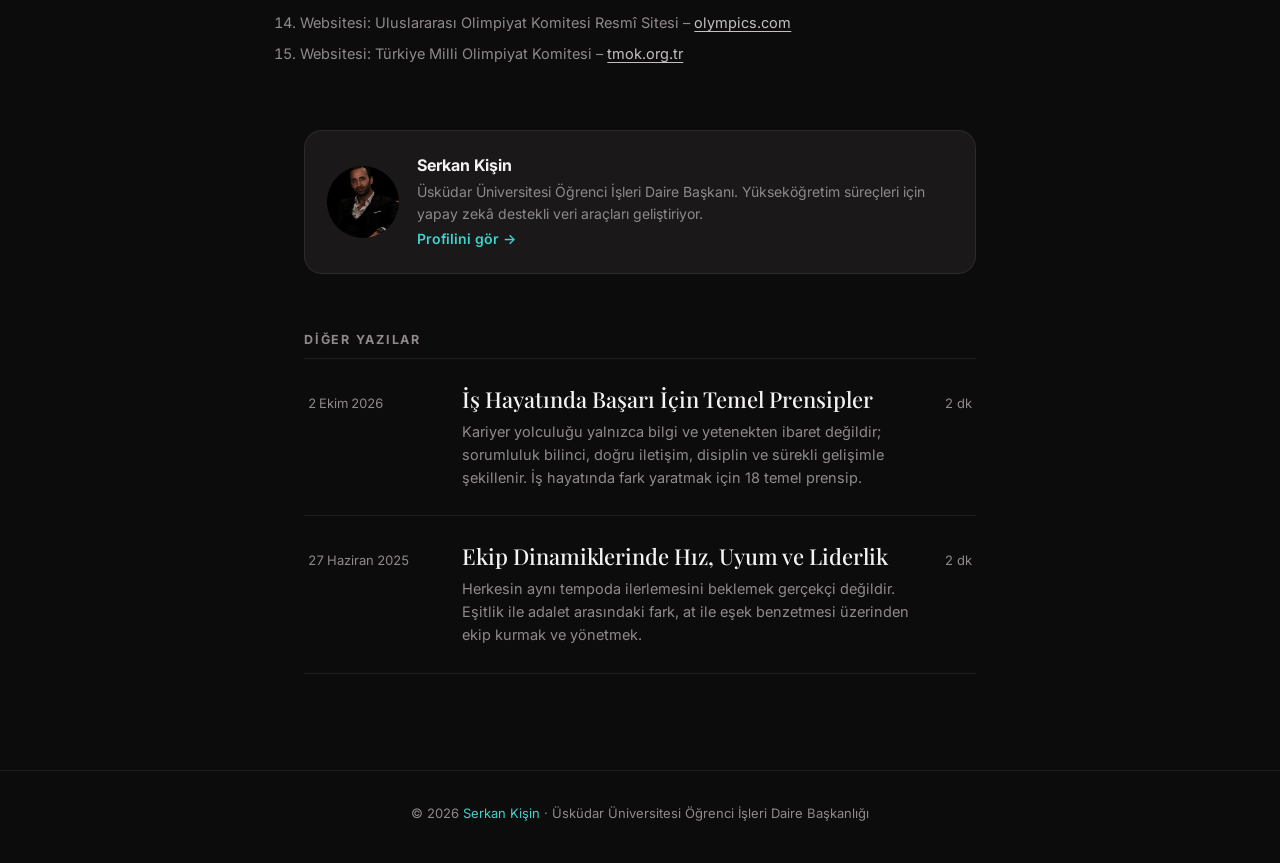
<file: yazilar/turk-stili.html>
<!DOCTYPE html>
<html lang="tr">
<head>
  <meta charset="UTF-8">
  <meta name="viewport" content="width=device-width, initial-scale=1.0">
  <title>“T&#252;rk Stili” Neden Doğmadı? — Serkan Kişin</title>
  <meta name="description" content="Spor k&#252;lt&#252;r&#252;, markalaşma ve k&#252;resel algı &#252;zerine: iyi sporcularımız varken neden “T&#252;rk boksu” ya da “T&#252;rk futbolu” dediğimiz bir kavram yok?">
  <meta name="author" content="Serkan Kişin">
  <meta property="og:title" content="“T&#252;rk Stili” Neden Doğmadı?">
  <meta property="og:description" content="Spor k&#252;lt&#252;r&#252;, markalaşma ve k&#252;resel algı &#252;zerine: iyi sporcularımız varken neden “T&#252;rk boksu” ya da “T&#252;rk futbolu” dediğimiz bir kavram yok?">
  <meta property="og:type" content="article">
  <meta property="og:url" content="https://serkankisin.github.io/yazilar/turk-stili.html">
  <meta property="og:image" content="https://serkankisin.github.io/serkan-kisin.jpg">
  <meta property="article:published_time" content="2025-06-13">
  <meta name="theme-color" content="#0b0a0a">
  <link rel="icon" href="../uskudar-logo.gif">
  <link rel="preconnect" href="https://fonts.googleapis.com">
  <link rel="preconnect" href="https://fonts.gstatic.com" crossorigin>
  <link href="https://fonts.googleapis.com/css2?family=Inter:wght@400;500;600;700&family=Playfair+Display:ital,wght@0,500;1,500&display=swap" rel="stylesheet">
  <link rel="stylesheet" href="yazilar.css">
</head>
<body>
<div class="progress" id="progress"></div>

<nav>
  <div class="container nav-inner">
    <a href="../" class="brand">
      <span class="uni-mark sm"><img src="../uskudar-logo.gif" alt=""></span>
      <span>Serkan Kişin<small>Üsküdar Üniversitesi</small></span>
    </a>
    <ul class="nav-links">
      <li><a href="../#profil">Profil</a></li>
      <li><a href="../#projeler">Projeler</a></li>
      <li><a href="./" aria-current="page">Yazılarım</a></li>
      <li><a href="../#iletisim">İletişim</a></li>
    </ul>
  </div>
</nav>

<header class="article-head">
  <div class="narrow">
    <a class="back" href="./">← Tüm yazılar</a>
    <h1>“T&#252;rk Stili” Neden Doğmadı?</h1>
    <p class="lede">Spor k&#252;lt&#252;r&#252;, markalaşma ve k&#252;resel algı &#252;zerine: iyi sporcularımız varken neden “T&#252;rk boksu” ya da “T&#252;rk futbolu” dediğimiz bir kavram yok?</p>
    <div class="byline">
      <img class="av" src="../serkan-kisin.jpg" alt="" onerror="this.onerror=null;this.src='../portre-yer-tutucu.svg'">
      <div><b>Serkan Kişin</b><span><time datetime="2025-06-13">13 Haziran 2025</time> · 5 dk okuma</span></div>
    </div>
    <div class="published"><span class="ic">📖</span><span>Bu yazı ilk olarak <b>SKS UniLife Dergisi&#39;nin 2. sayısında (2025)</b> yayımlandı.</span><a href="https://online.fliphtml5.com/uskudarsks/dhqh/#p=60" target="_blank" rel="noopener">Dergide oku →</a></div>
  </div>
</header>



<article class="narrow prose">
<blockquote>“İyi sporcularımız var; peki neden ‘Türk boksu’ ya da ‘Türk futbolu’ dediğimiz bir kavram yok?”</blockquote>
<p>Bu soru, başarıyı yalnızca madalyalarla ölçmememiz gerektiğini hatırlatıyor. Bir ülkenin spor ekolü, elle tutulur bir <strong>stil</strong>, <strong>sistem</strong> ya da <strong>kültürel ihracat</strong> varsa doğar. Oysa Türkiye’nin güreş veya okçuluk gibi tarihî branşları bile, millî kültür diplomasisinin merkezine yeterince yerleştirilmediği için küresel hafızada “Türk stili” etiketiyle anılmıyor. Bireysel yetenekler, genele yayılan sistemli başarılarla desteklenmediğinde kalıcı bir stil oluşturulamıyor. Bu yazıda, bu durumun nedenlerini farklı başlıklar altında irdelemek istedim.</p>

<h2>1. Kuralları Koymak &amp; Sahnede Erken Yer Almak</h2>
<p>Futbol, tarih boyunca Çin, Roma ve Maya gibi uygarlıklarda farklı biçimlerde oynanmış olsa da <strong>modern futbol</strong> 1863’te İngiltere’de resmi kuralların yazılmasıyla doğmuştur. Bu da İngiltere’ye yalnızca bir spor dalının değil, onun <strong>felsefesinin</strong> de sahibi olma imkânı vermiştir.</p>
<p>İngiltere’den sonra Avrupa’da şekillenen futbol kültürü, <strong>İtalyan defansı</strong> gibi özgün stillerin gelişmesini sağladı. Türkiye ise birçok spora genellikle gecikmeli katıldı. Bu da, özgün bir oyun tarzı geliştirmek için gereken zaman ve fırsatları sınırladı. Sonuç olarak, Türkiye geçmişte futbolda uluslararası başarı elde etmiş olsa da kendine özgü bir imza bırakamadı.</p>

<h2>2. İç Pazarın Çekim Gücü &amp; Medya Ekosistemi</h2>
<p>NBA örneğinde olduğu gibi, güçlü bir iç lig ve küresel yayın ağı birleştiğinde, bir spor dalı uluslararası bir referansa dönüşebiliyor. Ancak Türkiye’de futbol, basketbol veya boks gibi dallarda <strong>lig yapısı</strong>, <strong>yayın gelirleri</strong> ve <strong>izlenme oranları</strong> henüz bu seviyeye ulaşamadı.</p>
<p>İç pazarda bile yeterince güçlü bir yapı oluşmamışken, küresel ölçekte etkili bir tanıtım yapmak gerçekçi değildir. Bu nedenle, önce yerel başarıyı sürdürülebilir hâle getirmek, sonra bu temelin üzerine ihracat ve tanıtım stratejileri kurmak gereklidir.</p>

<h2>3. Siyasi Engeller</h2>
<h3>Naim Süleymanoğlu Örneği</h3>
<p>“Cep Herkülü” lakaplı Naim Süleymanoğlu, halterde dünya rekorları kırdı; ancak onun başarısı yalnızca fiziksel güce değil, aynı zamanda siyasi zorluklara karşı verdiği mücadeleye de dayanıyordu. Kimlik politikaları ve uluslararası kısıtlamalar, onun stilini özgürce geliştirmesini zorlaştırdı.</p>
<h3>Muhammed Ali ve Küba Boksu</h3>
<p>Benzer biçimde, Muhammed Ali’nin Vietnam Savaşı’na katılmayı reddetmesi, onun kariyerinde ciddi bir kesinti yarattı. Küba’da ise siyasi ambargolar, sporcuların profesyonel liglerde yer almasını engelledi. Bu örnekler, sadece bireysel yeteneklerin değil, aynı zamanda <strong>siyasi destek</strong>, <strong>uluslararası ilişkiler</strong> ve <strong>özgürlük ortamının</strong> da stil gelişiminde ne kadar etkili olduğunu gösteriyor.</p>

<h2>4. Sistem, Sporcu Sürekliliği &amp; Antrenör İhracı</h2>
<p>Bir spor ülkesinin stilini kalıcı hâle getiren şey, bireysel başarılar değil, <strong>sistemli bir altyapı</strong>, <strong>antrenör eğitimi</strong> ve bu sistemin ihraç edilebilir hâle gelmesidir.</p>
<p>Küba örneğinde olduğu gibi, sadece şampiyon sporcular değil, antrenörler de dünya genelinde görev alarak kendi ülke stillerini yayarlar. Almanya, altyapı yatırımları ve antrenör ihracıyla futbol stilini kalıcılaştırmıştır. Türkiye’de ise bu zincirin genellikle bireysel başarılarla sınırlı kaldığını görüyoruz.</p>

<h2>5. Stil Yaratacak “İmza Felsefe”nin Eksikliği</h2>
<p>Futbolda <strong>İtalyan defansı</strong>, <strong>Hollanda total futbolu</strong> gibi stiller, teknik-taktik bir inovasyonun sonucudur. Türkiye ise uzun süre futboldaki başarısını <strong>atmosfer</strong> ve <strong>taraftar tutkusu</strong> ile açıklamış, ancak sahaya yansıyan belirgin bir oyun planı geliştirememiştir.</p>
<p>Basketbolda “Anadolu Efes pas ritmi” veya “12 Dev Adam savunması” gibi anlık başarılar görülmüş, fakat bunlar kurumsallaşarak tanıma dönüşememiştir.</p>

<h2>6. Ekonomi ve Nüfus Tek Başına Yeterli Değildir: “Yatırım Mimarisinin” Kalitesi</h2>
<p>Jamaika, yalnızca 3 milyon nüfusa sahip olmasına rağmen sprintte dünya markası olmuştur. Çünkü niş odaklı okul yarışları ve altyapı yatırımları yapılmıştır. Türkiye’de ise kaynaklar çok sayıda branşa bölünmüş, bu da “kritik yoğunluk” oluşturulamamasına neden olmuştur.</p>
<p>Sponsor desteği geldiğinde dahi —örneğin boks kulüplerine verilen sınırlı bütçeler— uzun vadeli uzmanlık merkezlerine dönüştürülememiştir. Bu durum, hem amatör kulüplerin büyük kulüplerle rekabet edememesine hem de yetenekli sporcuların sistem dışına düşmesine yol açmaktadır.</p>

<h2>7. Kimlik &amp; Hikâye Anlatımı</h2>
<p>Amerikan boksu, <strong>şov</strong>, <strong>para</strong> ve <strong>kişisel başarı</strong> temasıyla; Küba boksu ise <strong>devrim</strong>, <strong>disiplin</strong> ve <strong>dayanıklılık</strong> anlatısıyla küresel marka hâline gelmiştir. Türkiye’den çıkan başarı hikâyeleri ise çoğunlukla ulusal sınırlar içinde kalmış, sinema ve yazılı basın gibi anlatı araçlarıyla desteklenmemiştir.</p>

<h2>Peki “Türk Stili” Doğabilir mi?</h2>
<p>Elbette doğabilir. Ancak bu, sadece bireysel başarılarla değil; stratejik planlamayla mümkündür:</p>
<ul>
  <li><strong>Odak branş seçimi</strong> (sıçrama tahtası sporlar belirlenmeli)</li>
  <li><strong>Bireysel başarılardan oluşan hikâyelerden kurumsal ağlar örülmeli</strong></li>
  <li><strong>Antrenör kitapçıkları</strong>, <strong>lisans programları</strong>, <strong>veri temelli Ar-Ge çalışmaları</strong> yapılmalı</li>
  <li><strong>Uluslararası kamplar</strong>, <strong>antrenör ihracı</strong>, <strong>burs programları</strong></li>
  <li><strong>Belgeseller</strong>, <strong>medya kampanyaları</strong>, <strong>hikâye anlatımı</strong></li>
  <li><strong>10–15 yıllık sürdürülebilir planlama</strong> ve ekonomik-siyasi dalgalanmalardan bağımsız bütçeler</li>
</ul>
<p>Jamaika nasıl koşuda, Küba nasıl boksta marka hâline geldiyse; Türkiye’nin de spor kültürü üzerine inşa edilecek “Türk Stili” için hâlâ şansı var.</p>
<p>Bir başarı kıvılcımını <strong>stile</strong> dönüştürmek; <strong>kurallar koymak</strong>, <strong>hikâye anlatmak</strong> ve <strong>ihraç edilebilir uzmanlık</strong> üretmekle mümkündür.</p>
<p class="closing">Busenazların ringde attığı her kroşe, altyapıya yapılan her akıllı yatırım, “Türk Stili”nin ilk cümleleri olabilir. İhtiyacımız olan, bu cümleleri bir paragrafa, oradan da dünya spor sözlüğünde kalın bir madde başlığına dönüştürecek sabır ve tutarlılıktır.</p>

<hr>
<h3>Ek: Ülke – Spor – Stil Eşleşmeleri</h3>
<div class="table-wrap">
<table>
  <thead><tr><th>Ülke</th><th>Spor</th><th>Anılma Biçimi</th></tr></thead>
  <tbody>
    <tr><td>İtalya</td><td>Futbol</td><td>Catenaccio, İtalyan defansı</td></tr>
    <tr><td>Brezilya</td><td>Futbol</td><td>Jogo Bonito, Sambavari oyun</td></tr>
    <tr><td>İngiltere</td><td>Futbol</td><td>Fiziksel oyun, Kanat oyunu</td></tr>
    <tr><td>Almanya</td><td>Futbol</td><td>Alman disiplini, Panzerler</td></tr>
    <tr><td>Hollanda</td><td>Futbol</td><td>Total Futbol</td></tr>
    <tr><td>Arjantin</td><td>Futbol</td><td>La Nuestra, Güney Amerika stili</td></tr>
    <tr><td>İspanya</td><td>Futbol</td><td>Tiki-taka</td></tr>
    <tr><td>Fransa</td><td>Futbol</td><td>Zarif oyun, Banliyö fiziği</td></tr>
    <tr><td>ABD</td><td>Basketbol</td><td>NBA tarzı, Showtime</td></tr>
    <tr><td>Litvanya</td><td>Basketbol</td><td>Fundamentalli basketbol</td></tr>
    <tr><td>Eski Yugoslavya</td><td>Basketbol</td><td>Balkan zekâsı</td></tr>
    <tr><td>Küba</td><td>Boks</td><td>Defansif teknik stil, Altın Fabrikası</td></tr>
    <tr><td>ABD</td><td>Boks</td><td>Show boksu, Knock-out odaklı stil</td></tr>
    <tr><td>İngiltere</td><td>Boks</td><td>Klasik İngiliz gardı, Out-boxing</td></tr>
    <tr><td>Kenya</td><td>Atletizm</td><td>Uzun mesafe, Kenya stili</td></tr>
    <tr><td>Jamaika</td><td>Atletizm</td><td>Sprint krallığı, Jamaika patlaması</td></tr>
    <tr><td>Rusya</td><td>Jimnastik/Güreş</td><td>Sistematik teknik üstünlük, Rus okulu</td></tr>
    <tr><td>Çin</td><td>Masa Tenisi</td><td>Topspin oyunlu Çin stili</td></tr>
    <tr><td>Japonya</td><td>Judo/Karate</td><td>Do disiplinleri, Japon savunma sanatı</td></tr>
    <tr><td>Güney Kore</td><td>Taekwondo</td><td>Yüksek tekmeler, Kore ekolü</td></tr>
    <tr class="hl"><td>Türkiye</td><td>Güreş</td><td>(“Türk gibi kuvvetli”, ancak global stil yok)</td></tr>
  </tbody>
</table>
</div>

<h3>Kaynakça</h3>
<ol class="refs">
  <li>Bale, J. (2003). <em>Sports Geography</em>. Routledge.</li>
  <li>Giulianotti, R. (2005). <em>Sport: A Critical Sociology</em>. Polity Press.</li>
  <li>Guttmann, A. (2002). <em>The Olympics: A History of the Modern Games</em>. University of Illinois Press.</li>
  <li>Maguire, J. (1999). <em>Global Sport: Identities, Societies, Civilizations</em>. Polity Press.</li>
  <li>Yıldıran, İ. (2005). “Türk Spor Kültürü Üzerine.” <em>Gazi Beden Eğitimi ve Spor Bilimleri Dergisi</em>, 10(3), 1–10.</li>
  <li>Köksal, M. (2020). “Sporun Markalaşmasında Medyanın Rolü.” <em>İletişim Kuram ve Araştırma Dergisi</em>, (49), 101–120.</li>
  <li>Ertan, H. &amp; Aksoy, M. (2019). “Türkiye’de Sporcu Gelişim Sistemlerinin Sorunsalları.” <em>Spor Bilimleri Dergisi</em>, 30(2), 87–100.</li>
  <li>Özbek, A. (2021). “Milli Spor Politikaları ve Altyapı Stratejileri Üzerine Bir Değerlendirme.” <em>Türkiye Spor Araştırmaları Dergisi</em>, 5(1), 23–39.</li>
  <li>Şen, A. (2017). “Spor ve Siyaset İlişkisi: Tarihsel ve Kuramsal Bir Bakış.” <em>Toplum ve Demokrasi</em>, 11(25), 99–120.</li>
  <li>Tokgöz, O. &amp; Güner, H. (2018). “Sporun Kültürel İhracı: NBA ve Küreselleşme.” <em>Uluslararası Spor Bilimleri Dergisi</em>, 2(1), 45–60.</li>
  <li>Belgesel: <em>I Am Ali</em> (2014), Yönetmen: Clare Lewins.</li>
  <li>Belgesel: <em>The Weight of Gold</em> (2020), HBO Sports.</li>
  <li>Röportaj: “Busenaz Sürmeneli: Hayalim ‘Türk stili’ bir boks okulu kurmak.” TRT Spor, 2021.</li>
  <li>Websitesi: Uluslararası Olimpiyat Komitesi Resmî Sitesi – <a href="https://olympics.com" target="_blank" rel="noopener">olympics.com</a></li>
  <li>Websitesi: Türkiye Milli Olimpiyat Komitesi – <a href="https://tmok.org.tr" target="_blank" rel="noopener">tmok.org.tr</a></li>
</ol>

</article>

<div class="narrow">
  <div class="author-box">
    <img src="../serkan-kisin.jpg" alt="Serkan Kişin" onerror="this.onerror=null;this.src='../portre-yer-tutucu.svg'">
    <div>
      <b>Serkan Kişin</b>
      <p>Üsküdar Üniversitesi Öğrenci İşleri Daire Başkanı. Yükseköğretim süreçleri için yapay zekâ destekli veri araçları geliştiriyor.</p>
      <a href="../">Profilini gör →</a>
    </div>
  </div>
</div>

<section class="more">
  <div class="narrow">
    <h4>Diğer yazılar</h4>
    <ul class="post-list" id="more"></ul>
  </div>
</section>

<footer>
  <div class="container">© 2026 <a href="../">Serkan Kişin</a> · Üsküdar Üniversitesi Öğrenci İşleri Daire Başkanlığı</div>
</footer>

<script>
const bar = document.getElementById('progress');
const art = document.querySelector('.prose');
const onScroll = () => {
  const r = art.getBoundingClientRect();
  const total = art.offsetHeight - window.innerHeight + 200;
  bar.style.width = Math.max(0, Math.min(100, (-r.top + 100) / total * 100)) + '%';
};
window.addEventListener('scroll', onScroll, { passive: true }); onScroll();

const AYLAR = ['Ocak','Şubat','Mart','Nisan','Mayıs','Haziran','Temmuz','Ağustos','Eylül','Ekim','Kasım','Aralık'];
const tarih = (s) => { const [y, m, d] = s.split('-').map(Number); return `${d} ${AYLAR[m - 1]} ${y}`; };
const esc = (s) => String(s ?? '').replace(/[&<>"']/g, (c) => ({ '&': '&amp;', '<': '&lt;', '>': '&gt;', '"': '&quot;', "'": '&#39;' }[c]));
fetch('yazilar.json', { cache: 'no-cache' }).then((r) => r.json()).catch(() => []).then((list) => {
  const others = (list || []).filter((p) => !p.taslak && p.slug !== 'turk-stili').sort((a, b) => b.tarih.localeCompare(a.tarih)).slice(0, 3);
  const box = document.getElementById('more');
  if (!others.length) { box.closest('.more').hidden = true; return; }
  box.innerHTML = others.map((p) => `<li><a href="${esc(p.slug)}.html"><time datetime="${esc(p.tarih)}">${tarih(p.tarih)}</time><div><h3>${esc(p.baslik)}</h3><p>${esc(p.ozet)}</p></div><span class="rt">${p.dakika} dk</span></a></li>`).join('');
});
</script>
</body>
</html>
</file>
<file: yazilar/yazilar.css>
/* Yazılarım — ana sayfayla aynı kimlik: Üsküdar antrasiti zemin, turkuaz vurgu.
   Okuma için: dar sütun (≈68 karakter), serif başlıklar, rahat satır aralığı. */
:root {
  --black: #070606;
  --bg: #0d0c0c;
  --bg-2: #141213;
  --card: #1a1819;
  --ink: #f4f2f2;
  --ink-2: #c4bfc0;
  --ink-3: #8f898b;
  --line: rgba(255,255,255,.08);
  --line-2: rgba(255,255,255,.14);
  --teal: #00b2ad;
  --teal-text: #3fd1cb;
  --teal-glow: rgba(0,178,173,.16);
  --serif: 'Playfair Display', Georgia, 'Times New Roman', serif;
}
* { box-sizing: border-box; margin: 0; padding: 0; }
html { background: var(--bg); scroll-behavior: smooth; }
body { font-family: 'Inter', -apple-system, BlinkMacSystemFont, 'Segoe UI', sans-serif; background: var(--bg); color: var(--ink); line-height: 1.6; -webkit-font-smoothing: antialiased; }
a { color: inherit; }
.container { max-width: 1160px; margin: 0 auto; padding: 0 24px; }
.narrow { max-width: 720px; margin: 0 auto; padding: 0 24px; }

/* Nav */
nav { position: sticky; top: 0; z-index: 100; background: rgba(13,12,12,.88); backdrop-filter: blur(14px); -webkit-backdrop-filter: blur(14px); border-bottom: 1px solid var(--line); }
.nav-inner { display: flex; align-items: center; justify-content: space-between; height: 64px; }
.brand { display: flex; align-items: center; gap: 10px; text-decoration: none; font-weight: 700; font-size: 16px; }
.brand small { display: block; font-size: 11.5px; font-weight: 500; color: var(--ink-3); line-height: 1.2; }
.nav-links { display: flex; gap: 26px; list-style: none; }
.nav-links a { text-decoration: none; font-size: 14px; font-weight: 500; color: var(--ink-2); }
.nav-links a:hover, .nav-links a[aria-current] { color: var(--teal-text); }
.uni-mark { display: inline-flex; background: #fff; border-radius: 50%; flex-shrink: 0; }
.uni-mark img { display: block; width: 100%; height: 100%; border-radius: 50%; }
.uni-mark.sm { width: 34px; height: 34px; }

/* Liste başlığı */
.blog-hero { padding: 80px 0 48px; background: radial-gradient(700px 300px at 15% 0%, var(--teal-glow), transparent 70%), var(--black); border-bottom: 1px solid var(--line); }
.kicker { font-size: 12.5px; font-weight: 700; letter-spacing: .14em; text-transform: uppercase; color: var(--teal-text); margin-bottom: 14px; }
.blog-hero h1 { font-family: var(--serif); font-style: italic; font-weight: 500; font-size: clamp(42px, 6vw, 68px); line-height: 1.05; letter-spacing: -.01em; }
.blog-hero p { color: var(--ink-2); font-size: 17px; max-width: 560px; margin-top: 16px; }

/* Öne çıkan + liste */
.posts { padding: 56px 0 96px; }
.featured { display: grid; grid-template-columns: 1.1fr .9fr; gap: 0; background: var(--card); border: 1px solid var(--line); border-radius: 20px; overflow: hidden; text-decoration: none; margin-bottom: 40px; transition: border-color .2s, transform .2s; }
.featured:hover { border-color: var(--teal); transform: translateY(-2px); }
.featured .cover { min-height: 280px; background: linear-gradient(135deg, #0f3b3a, #070606); background-size: cover; background-position: center; position: relative; }
.featured .cover::after { content: '“'; position: absolute; right: 28px; bottom: -20px; font-family: var(--serif); font-size: 220px; line-height: 1; color: var(--teal); opacity: .18; }
.featured .cover.has-img::after { display: none; }
.featured .body { padding: 36px; display: flex; flex-direction: column; justify-content: center; }
.label { align-self: flex-start; font-size: 11.5px; font-weight: 700; letter-spacing: .1em; text-transform: uppercase; color: var(--teal-text); background: var(--teal-glow); padding: 4px 10px; border-radius: 100px; margin-bottom: 16px; }
.featured h2 { font-family: var(--serif); font-weight: 500; font-size: clamp(26px, 3vw, 34px); line-height: 1.2; margin-bottom: 12px; }
.featured p { color: var(--ink-2); font-size: 15.5px; }

.meta { display: flex; flex-wrap: wrap; gap: 6px 14px; font-size: 13px; color: var(--ink-3); margin-top: 18px; }
.meta span + span::before { content: '·'; margin-right: 14px; color: var(--line-2); }

.post-list { list-style: none; border-top: 1px solid var(--line); }
.post-list li a { display: grid; grid-template-columns: 130px 1fr auto; gap: 24px; align-items: baseline; padding: 26px 4px; border-bottom: 1px solid var(--line); text-decoration: none; transition: background .2s; }
.post-list li a:hover { background: rgba(255,255,255,.02); }
.post-list li a:hover h3 { color: var(--teal-text); }
.post-list time { font-size: 13px; color: var(--ink-3); font-variant-numeric: tabular-nums; }
.post-list h3 { font-family: var(--serif); font-weight: 500; font-size: 22px; line-height: 1.3; transition: color .2s; }
.post-list p { font-size: 14.5px; color: var(--ink-3); margin-top: 6px; }
.post-list .rt { font-size: 13px; color: var(--ink-3); white-space: nowrap; }

.tags { display: flex; flex-wrap: wrap; gap: 6px; }
.tag { font-size: 12px; color: var(--ink-2); border: 1px solid var(--line-2); padding: 2px 9px; border-radius: 100px; }

.empty { text-align: center; padding: 72px 24px; border: 1px dashed var(--line-2); border-radius: 20px; }
.empty .q { font-family: var(--serif); font-size: 72px; line-height: .6; color: var(--teal); opacity: .4; }
.empty h2 { font-family: var(--serif); font-style: italic; font-weight: 500; font-size: 30px; margin-top: 18px; }
.empty p { color: var(--ink-3); margin-top: 8px; }

/* Okuma sayfası */
.progress { position: fixed; top: 0; left: 0; height: 3px; width: 0; background: var(--teal); z-index: 200; transition: width .1s linear; }
.article-head { padding: 72px 0 40px; background: var(--black); border-bottom: 1px solid var(--line); }
.back { display: inline-flex; gap: 8px; font-size: 14px; color: var(--ink-3); text-decoration: none; margin-bottom: 28px; }
.back:hover { color: var(--teal-text); }
.article-head h1 { font-family: var(--serif); font-weight: 500; font-size: clamp(34px, 5vw, 52px); line-height: 1.12; letter-spacing: -.01em; }
.article-head .lede { font-size: 19px; color: var(--ink-2); margin-top: 18px; line-height: 1.6; }
.byline { display: flex; align-items: center; gap: 14px; margin-top: 30px; }
.byline img.av { width: 46px; height: 46px; border-radius: 50%; object-fit: cover; object-position: 55% 22%; background: var(--card); }
.byline b { display: block; font-size: 15px; }
.byline span { font-size: 13px; color: var(--ink-3); }

.cover-img { margin: 40px auto 0; max-width: 960px; padding: 0 24px; }
.cover-img img { width: 100%; border-radius: 16px; display: block; }

.prose { padding: 48px 0 24px; font-size: 18.5px; line-height: 1.85; color: #dcd8d9; }
.prose > * + * { margin-top: 1.15em; }
.prose > p:first-of-type::first-letter { font-family: var(--serif); float: left; font-size: 3.6em; line-height: .9; padding: 6px 12px 0 0; color: var(--teal-text); }
.prose h2 { font-family: var(--serif); font-weight: 500; font-size: 30px; line-height: 1.25; color: var(--ink); margin-top: 1.8em; }
.prose h3 { font-size: 21px; font-weight: 700; color: var(--ink); margin-top: 1.6em; }
.prose strong { color: var(--ink); font-weight: 600; }
.prose a { color: var(--teal-text); text-underline-offset: 3px; }
.prose blockquote { font-family: var(--serif); font-style: italic; font-size: 23px; line-height: 1.55; color: var(--ink); border-left: 3px solid var(--teal); padding: 4px 0 4px 24px; margin: 1.6em 0; }
.prose ul, .prose ol { padding-left: 1.3em; }
.prose li + li { margin-top: .4em; }
/* Numaralı ilkeler: büyük turkuaz numara + ince ayraç; uzun listeyi taranabilir kılar */
.prose ol.principles { list-style: none; padding: 0; counter-reset: p; margin-top: 1.6em; }
.prose ol.principles > li { counter-increment: p; display: grid; grid-template-columns: 56px 1fr; gap: 6px; padding: 18px 0; border-top: 1px solid var(--line); margin: 0; }
.prose ol.principles > li:last-child { border-bottom: 1px solid var(--line); }
.prose ol.principles > li::before { content: counter(p, decimal-leading-zero); font-family: var(--serif); font-size: 26px; line-height: 1.2; color: var(--teal-text); opacity: .85; }
.prose .closing { font-family: var(--serif); font-style: italic; font-size: 22px; color: var(--ink); margin-top: 1.6em; }
/* "İlk kez … yayımlandı" notu */
.published { display: flex; align-items: center; gap: 14px; margin: 32px 0 0; padding: 14px 18px; border: 1px solid rgba(0,178,173,.3); background: rgba(0,178,173,.06); border-radius: 14px; font-size: 14.5px; color: var(--ink-2); }
.published .ic { font-size: 22px; }
.published b { color: var(--ink); font-weight: 600; }
.published a { margin-left: auto; white-space: nowrap; color: var(--teal-text); font-weight: 600; text-decoration: none; }
.published a:hover { text-decoration: underline; }
.post-list p.mag-note { font-size: 12.5px; color: #e9d7a5; opacity: .85; margin-top: 8px; }
.label.mag { color: #e9d7a5; background: rgba(233,215,165,.1); margin-left: 6px; }

/* Tablo */
.prose .table-wrap { overflow-x: auto; margin-top: 1.4em; border: 1px solid var(--line); border-radius: 12px; }
.prose table { width: 100%; border-collapse: collapse; font-size: 15px; line-height: 1.5; }
.prose th { text-align: left; font-size: 12px; text-transform: uppercase; letter-spacing: .08em; color: var(--ink-3); font-weight: 700; padding: 12px 14px; background: rgba(255,255,255,.03); border-bottom: 1px solid var(--line-2); }
.prose td { padding: 10px 14px; border-bottom: 1px solid var(--line); vertical-align: top; }
.prose tr:last-child td { border-bottom: none; }
.prose tr.hl td { background: rgba(0,178,173,.08); color: var(--ink); }
.prose td:first-child { font-weight: 600; color: var(--ink); white-space: nowrap; }

/* Kaynakça */
.prose .refs { font-size: 14.5px; line-height: 1.65; color: var(--ink-3); padding-left: 1.4em; }
.prose .refs li + li { margin-top: .5em; }
.prose .refs a { color: var(--ink-2); }

.prose figure img { width: 100%; border-radius: 12px; }
.prose figcaption { font-size: 14px; color: var(--ink-3); text-align: center; margin-top: 8px; }
.prose hr { border: none; text-align: center; margin: 2.4em 0; }
.prose hr::after { content: '· · ·'; color: var(--ink-3); letter-spacing: .6em; }

.author-box { display: grid; grid-template-columns: 72px 1fr; gap: 18px; align-items: center; background: var(--card); border: 1px solid var(--line); border-radius: 18px; padding: 22px; margin: 40px 0 0; }
.author-box img { width: 72px; height: 72px; border-radius: 50%; object-fit: cover; object-position: 55% 22%; }
.author-box b { font-size: 16px; }
.author-box p { font-size: 14px; color: var(--ink-3); margin-top: 2px; }
.author-box a { color: var(--teal-text); font-size: 14px; font-weight: 600; text-decoration: none; }

.more { padding: 56px 0 96px; }
.more h4 { font-size: 12.5px; font-weight: 700; letter-spacing: .14em; text-transform: uppercase; color: var(--ink-3); margin-bottom: 8px; }

footer { padding: 32px 0 40px; text-align: center; font-size: 13px; color: var(--ink-3); border-top: 1px solid var(--line); }
footer a { color: var(--teal-text); text-decoration: none; }

@media (max-width: 860px) {
  .featured { grid-template-columns: 1fr; }
  .featured .cover { min-height: 180px; }
  .post-list li a { grid-template-columns: 1fr; gap: 6px; }
  .post-list .rt { display: none; }
  .nav-links { display: none; }
  .prose { font-size: 17.5px; }
}
@media print {
  nav, .progress, .back, .more, footer { display: none !important; }
  html, body, .article-head { background: #fff !important; color: #231f20; }
  .prose { color: #231f20; }
  .prose > p:first-of-type::first-letter, .prose a { color: #017b78; }
}
</file>
